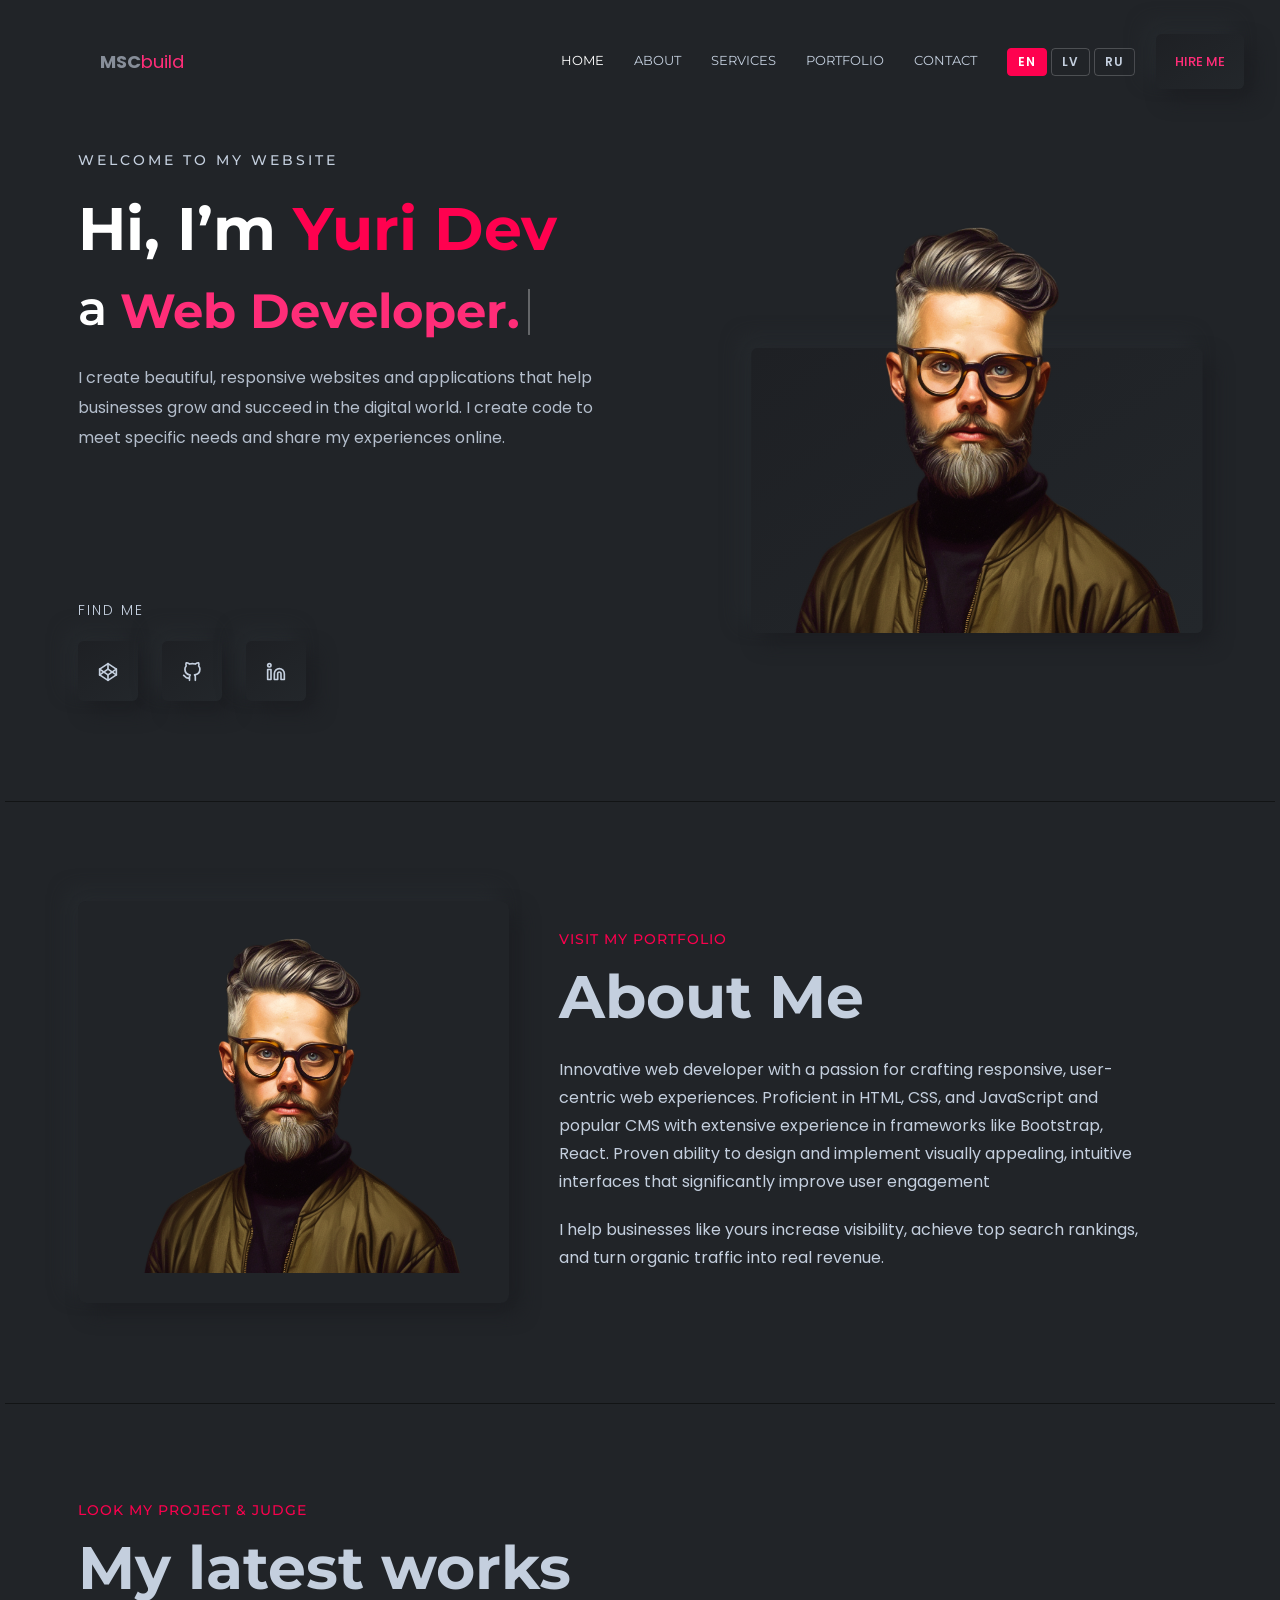
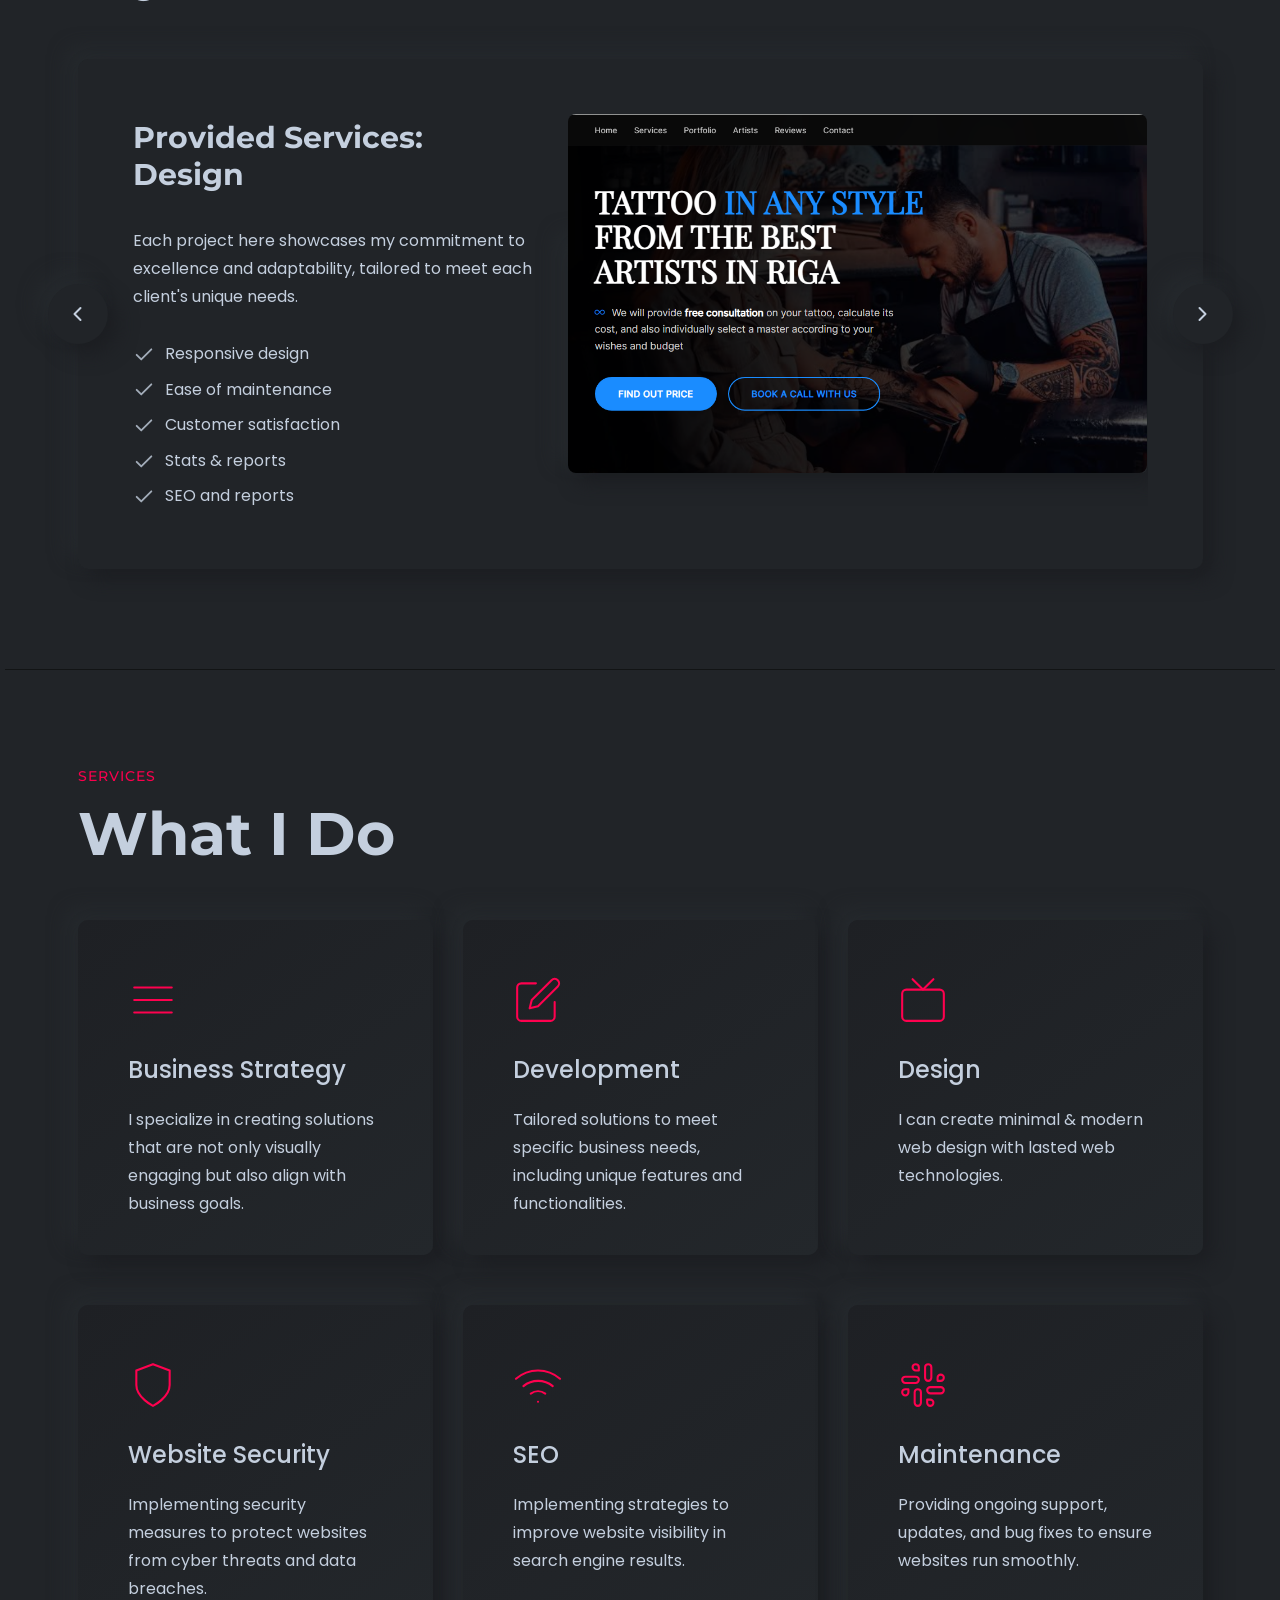
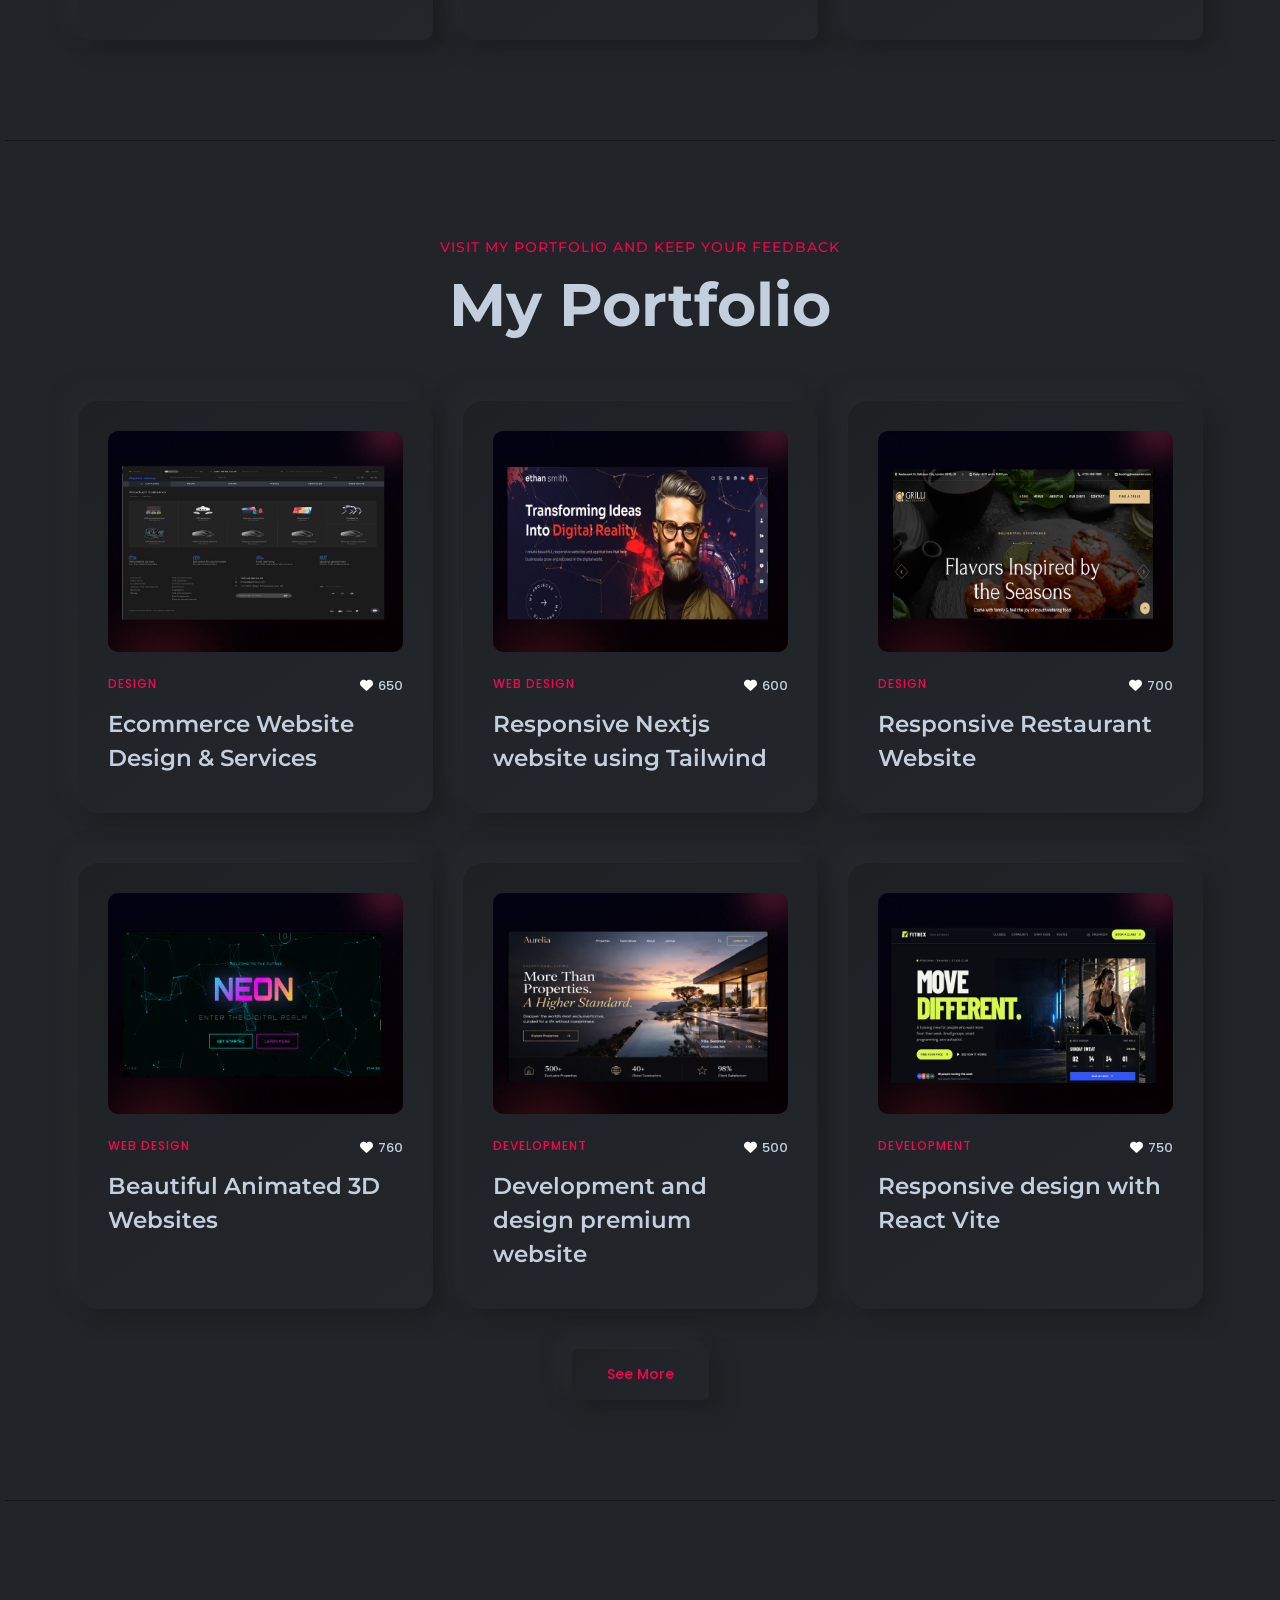
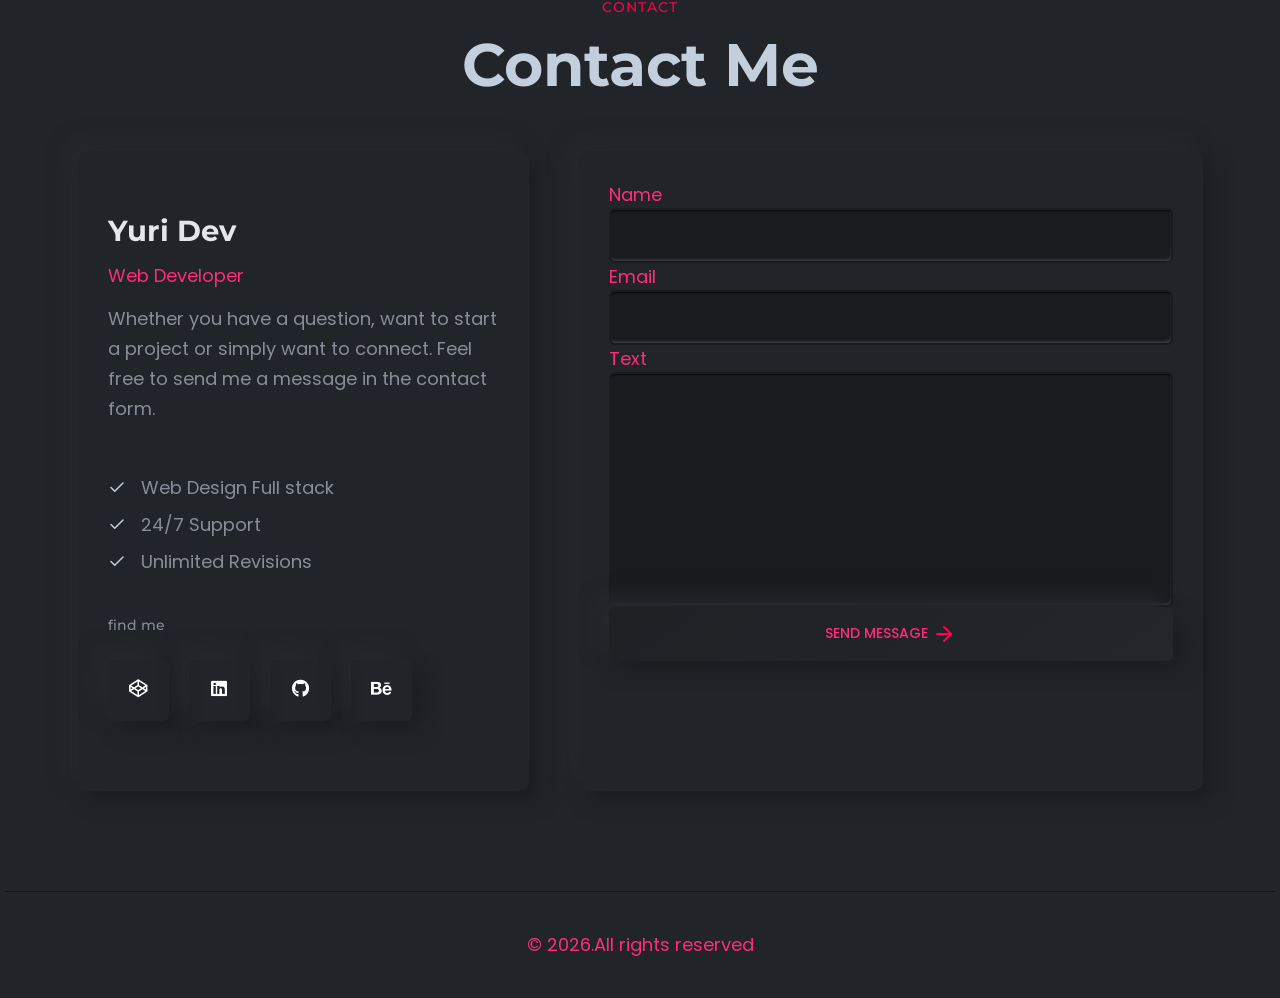
<file: index.html>
<!DOCTYPE html>
<html lang="en">

<head>
    <meta charset="utf-8">
    <meta http-equiv="X-UA-Compatible" content="IE=edge">
    <title>Yuri Dev || Creating digital experiences</title>
    <meta name="robots" content="index, follow" />
    <meta name="description" content="Yuri Dev, I create beautiful, responsive websites and applications that help businesses grow and succeed in the digital world. I create code to meet specific needs and share my experiences online.">
    <meta name="viewport" content="width=device-width, initial-scale=1, shrink-to-fit=no">
    <meta name="apple-mobile-web-app-status-bar-style" content="black-translucent"/>
    <meta http-equiv="ClearType" content="true" />
	<meta name="format-detection" content="date=no">
	<meta name="format-detection" content="telephone=no">
    <meta name="format-detection" content="address=no">
    <meta name="format-detection" content="email=no">
    <meta name="referrer" content="no-referrer">
    <!-- FOR IE9 below -->
	<!--[if lt IE 9]>
	<script src="js/respond.min.js"></script>
	<![endif]-->
    <!-- Favicon -->
    <link rel="shortcut icon" type="image/x-icon" href="https://mscbuild.github.io/about/favicon.ico">
    <!-- CSS 
    ============================================ -->
    <link rel="stylesheet" href="assets/css/bootstrap.min.css">
    <link rel="stylesheet" href="assets/css/slick.css">
	<link rel="stylesheet" href="assets/css/slick-theme.css">
    <link rel="stylesheet" href="assets/css/aos.css">
	<link rel="stylesheet" href="https://cdnjs.cloudflare.com/ajax/libs/font-awesome/6.5.0/css/all.min.css">
	<!-- Style css -->
    <link rel="stylesheet" href="assets/css/style.css">
    <!--Font-->
    <link href="https://fonts.googleapis.com/css?family=Open+Sans:300,400,700" rel="stylesheet">
	<style>
        /* Hiding the trap from real users */
        .honeypot {
            display: none;
        }
    </style>
   </head>

<body class="template-color-1 spybody" data-spy="scroll" data-target=".navbar-example2" data-offset="70">

    <!-- Start Header -->
    <header class="rn-header haeder-default black-logo-version header--fixed header--sticky">
        <div class="header-wrapper rn-popup-mobile-menu m--0 row align-items-center">
            <!-- Start Header Left -->
            <div class="col-lg-2 col-6">
                <div class="header-left">
					<div class="logo">
						 <strong>MSC</strong><span>build</span>
					</div>
                </div>
            </div>
            <!-- End Header Left -->
            <!-- Start Header Center -->
            <div class="col-lg-10 col-6">
                <div class="header-center">
                    <nav id="sideNav" class="mainmenu-nav navbar-example2 d-none d-xl-block onepagenav">
                        <!-- Start Mainmanu Nav -->
                        <ul class="primary-menu nav nav-pills">
                            <li class="nav-item"><a class="nav-link" href="#home" data-i18n="nav.home">Home</a></li>
                            <li class="nav-item"><a class="nav-link smoth-animation" href="#about" data-i18n="nav.about">About</a></li>
                            <li class="nav-item"><a class="nav-link smoth-animation" href="#features" data-i18n="nav.services">Services</a></li>
                            <li class="nav-item"><a class="nav-link" href="#portfolio" data-i18n="nav.portfolio">Portfolio</a></li>
                            <li class="nav-item"><a class="nav-link" href="#contacts" data-i18n="nav.contact">Contact</a></li>
                            <li class="nav-item">
                                <div class="lang-switcher">
                                    <button type="button" data-lang="en" class="active">EN</button>
                                    <button type="button" data-lang="lv">LV</button>
                                    <button type="button" data-lang="ru">RU</button>
                                </div>
                            </li>
						</ul>
					   <!-- End Mainmanu Nav -->
                    </nav>
                    <!-- Start Header Right  -->
                    <div class="header-right">
                        <a class="rn-btn" href="#contacts"><span data-i18n="header.hireme">HIRE ME</span></a>
                        <div class="hamberger-menu d-block d-xl-none">
                            <i id="menuBtn" class="fas fa-bars humberger-menu"></i>
                        </div>
                        <div class="close-menu d-block">
                            <span class="closeTrigger">
                            <i data-feather="x"></i>
                        </span>
                        </div>
                    </div>
                    <!-- End Header Right  -->

                </div>
            </div>
            <!-- End Header Center -->
        </div>
    </header>
    <!-- End Header Area -->
    <!-- Start Popup Mobile Menu  -->
    <div class="popup-mobile-menu">
        <div class="inner">
            <div class="menu-top">
                <div class="menu-header">
                  <div class="close-button">
                        <button class="close-menu-activation close"><i data-feather="x"></i></button>
                    </div>
                </div>
                   </div>
            <div class="content">
                <ul class="primary-menu nav nav-pills onepagenav">
                     <li class="nav-item current"><a class="nav-link smoth-animation active" href="#home" data-i18n="nav.home">Home</a></li>
                     <li class="nav-item"><a class="nav-link smoth-animation" href="#about" data-i18n="nav.about">About</a></li>
                     <li class="nav-item"><a class="nav-link smoth-animation" href="#features" data-i18n="nav.services">Services</a></li>
                     <li class="nav-item"><a class="nav-link smoth-animation" href="#portfolio" data-i18n="nav.portfolio">Portfolio</a></li>
                     <li class="nav-item"><a class="nav-link" href="#contacts" data-i18n="nav.contact">Contact</a></li>
                </ul>
                <div class="header-mob-menu">
                    <div class="lang-switcher">
                        <button type="button" data-lang="en" class="active">EN</button>
                        <button type="button" data-lang="lv">LV</button>
                        <button type="button" data-lang="ru">RU</button>
                    </div>
                </div>
                 <!-- social sharea area -->
                <div class="social-share-style-1 mt--40">
                    <span class="title" data-i18n="social.findme">find me</span>
                    <ul class="social-share d-flex liststyle">
                        <li class="facebook"><a href="https://x.com/"><svg xmlns="http://www.w3.org/2000/svg" width="24" height="24" viewBox="0 0 24 24" fill="none" stroke="currentColor" stroke-width="2" stroke-linecap="round" stroke-linejoin="round" class="feather feather-facebook">
                                    <path d="M18 2h-3a5 5 0 0 0-5 5v3H7v4h3v8h4v-8h3l1-4h-4V7a1 1 0 0 1 1-1h3z"></path>
                                </svg></a>
                        </li>
                        <li class="github"><a href="https://github.com/mscbuild"><svg xmlns="http://www.w3.org/2000/svg" width="24" height="24" viewBox="0 0 24 24" fill="none" stroke="currentColor" stroke-width="2" stroke-linecap="round" stroke-linejoin="round" class="feather feather-instagram">
                                    <rect x="2" y="2" width="20" height="20" rx="5" ry="5"></rect>
                                    <path d="M16 11.37A4 4 0 1 1 12.63 8 4 4 0 0 1 16 11.37z"></path>
                                    <line x1="17.5" y1="6.5" x2="17.51" y2="6.5"></line>
                                </svg></a>
                        </li>
                        <li class="linkedin"><a href="https://www.linkedin.com/in/jurijsrck"><svg xmlns="http://www.w3.org/2000/svg" width="24" height="24" viewBox="0 0 24 24" fill="none" stroke="currentColor" stroke-width="2" stroke-linecap="round" stroke-linejoin="round" class="feather feather-linkedin">
                                    <path d="M16 8a6 6 0 0 1 6 6v7h-4v-7a2 2 0 0 0-2-2 2 2 0 0 0-2 2v7h-4v-7a6 6 0 0 1 6-6z"></path>
                                    <rect x="2" y="9" width="4" height="12"></rect>
                                    <circle cx="4" cy="4" r="2"></circle>
                                </svg></a>
                        </li>
                    </ul>
                </div>
                <!-- end -->
            </div>
        </div>
    </div>
    <!-- End Popup Mobile Menu  -->
<main class="main-page-wrapper">
    <!-- Start Slider Area -->
        <div id="home" class="rn-slider-area">
            <div class="slide slider-style-1">
                <div class="container">
                    <div class="row row--30 align-items-center">
                        <div class="order-2 order-lg-1 col-lg-7 mt_md--50 mt_sm--50 mt_lg--30">
                            <div class="content">
                                <div class="inner">
                                    <span class="subtitle" data-i18n="hero.subtitle">Welcome to my website</span>
                                      <h1 class="title">Hi, I’m <span>Yuri Dev</span><br>
                                        <span class="header-caption" id="page-top">
                                            <!-- type headline start-->
                                            <span class="cd-headline clip is-full-width">
                                                <span data-i18n="hero.a">a </span>
                                                <!-- ROTATING TEXT -->
                                                <span class="cd-words-wrapper">
                                                    <b class="is-visible" data-i18n="hero.webdev">Web Developer.</b>
                                                    <b class="is-hidden" data-i18n="hero.freelancer">UI/UX Designer.</b>
                                                </span>
                                            </span>
                                            <!-- type headline end -->
                                        </span>
                                    </h1>
                                    <div>
                                        <p class="description" data-i18n="hero.description">I create beautiful, responsive websites and applications that help businesses grow and succeed in the digital world. I create code to meet specific needs and share my experiences online.</p>
                                    </div>
								</div>
                             <div class="row">
                                    <div class="col-lg-6 col-xl-6 col-md-6 col-sm-6 col-12">
                                        <div class="social-share-inner-left">
                                            <span class="title" data-i18n="social.findme">find me</span>
                                            <ul class="social-share d-flex liststyle">
                                                <li class="codepen"><a href="https://codepen.io/jrck"><i data-feather="codepen"></i></a>
                                                </li>
                                                <li class="github"><a href="https://github.com/mscbuild"><i data-feather="github"></i></a>
                                                </li>
												<li class="linkedin"><a href="https://www.linkedin.com/in/jurijsrck"><i data-feather="linkedin"></i></a>
                                                </li>
											</ul>
                                        </div>
                                    </div>
                                </div>
                            </div>
                        </div>

                        <div class="order-1 order-lg-2 col-lg-5">
                            <div class="thumbnail">
                                <div class="inner">
                                    <img src="assets/img/hero.png" alt="Personal Portfolio Images">
                                </div>
                            </div>
                        </div>
                    </div>
                </div>
            </div>
        </div>
        <!-- End Slider Area -->
          <!-- Start about Area -->
        <div id="about" class="rn-about-area rn-section-gap section-separator">
            <div class="container">
                <div class="row">
                    <div class="col-lg-5">
                        <div data-aos="fade-up" data-aos-duration="1000" data-aos-delay="100" data-aos-once="true" class="image-area">
                            <div class="thumbnail">
                                <img src="assets/img/hero.png" alt="">
                            </div>
                        </div>
                    </div>
                    <div data-aos="fade-up" data-aos-duration="1000" data-aos-delay="100" data-aos-once="true" class="col-lg-7 mt_sm--30">
                        <div class="contant">
                            <div class="section-title text-left">
                                <span class="subtitle" data-i18n="about.subtitle">Visit my portfolio </span>
                                <h2 class="title" data-i18n="about.title">About Me</h2>
                            </div>
                            <p class="discription" data-i18n="about.desc1">
                                Innovative web developer with a passion for crafting responsive, user-centric web experiences. Proficient in HTML, CSS, JavaScript and popular CMS with extensive experience in frameworks like Bootstrap, React. Proven ability to design and implement visually appealing, intuitive interfaces that significantly improve user engagement
                            </p>
                            <p class="discription" data-i18n="about.desc2">
                               I help businesses like yours increase visibility, achieve top search rankings, and turn organic traffic into real revenue.
                            </p>
                            
                        </div>
                    </div>
                </div>
            </div>
        </div>
        <!-- End about Area -->

        <!-- Start portfolio Area -->
        <div id="work" class="rn-project-area portfolio-style-two rn-section-gap section-separator">
            <div class="container">
                <div class="row">

                    <div class="col-lg-12">
                        <div data-aos="fade-up" data-aos-duration="500" data-aos-delay="100" data-aos-once="true" class="section-title text-left mb_md--25 mb_sm--25">
                            <span class="subtitle" data-i18n="bestwork.subtitle">Look My project & JUDGE</span>
                            <h2 class="title" data-i18n="bestwork.title">My latest works</h2>
                        </div>
                    </div>

                </div>
                <div data-aos="fade-up" data-aos-duration="1000" data-aos-delay="300" data-aos-once="true" id="carouselExampleControls" class="carousel slide" data-ride="carousel">
                    <div class="carousel-inner">
                        <!-- Start Single Item  -->
                        <div class="carousel-item active">
                            <div class="portfolio-single">
                                <div class="row direction">
                                    <div class="col-lg-5">
                                        <div class="inner">
                                            <h5 class="title" data-i18n="bestwork.s1.title">
                                                Provided Services: Design
                                            </h5>
                                            <p class="discription" data-i18n="bestwork.s1.desc">
                                              Each project here showcases my commitment to excellence and adaptability, tailored to meet each client's unique needs.The web project has been completed and launched.
                                            </p>
                                            <div class="ft-area">
                                                <div class="feature-wrapper">
                                                    <div class="single-feature">
                                                        <i data-feather="check"></i>
                                                        <p data-i18n="bestwork.s1.f1">Responsive design</p>
                                                    </div>
                                                    <div class="single-feature">
                                                        <i data-feather="check"></i>
                                                        <p data-i18n="bestwork.s1.f2">Ease of maintenance</p>
                                                    </div>
                                                    <div class="single-feature">
                                                        <i data-feather="check"></i>
                                                        <p data-i18n="bestwork.s1.f3">Customer satisfaction</p>
                                                    </div>
                                                    <div class="single-feature">
                                                        <i data-feather="check"></i>
                                                        <p data-i18n="bestwork.s1.f4">Stats & reports</p>
                                                    </div>
                                                    <div class="single-feature">
                                                        <i data-feather="check"></i>
                                                        <p data-i18n="bestwork.s1.f5">SEO and Reports</p>
                                                    </div>
                                                </div>
                                            </div>
                                        </div>
                                    </div>
                                    <div class="col-lg-7 col-xl-7">
                                        <div class="thumbnail">
                                            <img src="assets/portf/001.png" alt="Tattoo salun">
                                        </div>
                                    </div>
                                </div>
                            </div>
                        </div>
                        <!-- End Single Item  -->

                        <!-- Start Single Item  -->
                        <div class="carousel-item">
                            <div class="portfolio-single">
                                <div class="row direction">
                                    <div class="col-lg-5">
                                        <div class="inner">
                                            <h5 class="title" data-i18n="bestwork.s2.title">
                                                The services provice for Development
                                            </h5>
                                            <p class="discription" data-i18n="bestwork.s2.desc">
                                                Each project here showcases my commitment to excellence and adaptability, tailored to meet each client's unique needs. Web project under development
                                            </p>
                                            <div class="ft-area">
                                                <div class="feature-wrapper">
                                                    <div class="single-feature">
                                                        <i data-feather="check"></i>
                                                        <p data-i18n="bestwork.s2.f1">Responsive design</p>
                                                    </div>
                                                    <div class="single-feature">
                                                        <i data-feather="check"></i>
                                                        <p data-i18n="bestwork.s2.f2">Ease of maintenancer</p>
                                                    </div>
                                                    <div class="single-feature">
                                                        <i data-feather="check"></i>
                                                        <p data-i18n="bestwork.s2.f3">Customer satisfaction</p>
                                                    </div>
                                                    <div class="single-feature">
                                                        <i data-feather="check"></i>
                                                        <p data-i18n="bestwork.s2.f4">Statistics and reports</p>
                                                    </div>
                                                    <div class="single-feature">
                                                        <i data-feather="check"></i>
                                                        <p data-i18n="bestwork.s2.f5">SEO and reports</p>
                                                    </div>
                                                </div>
                                            </div>
                                        </div>
                                    </div>
                                    <div class="col-lg-7 col-xl-7">
                                        <div class="thumbnail">
                                            <img src="assets/img/app-1.jpg" alt="Personal Portfolio Image">
                                        </div>
                                    </div>
                                </div>
                            </div>
                        </div>
                        <!-- End Single Item  -->

                        <!-- Start Single Item  -->
                        <div class="carousel-item">
                            <div class="portfolio-single">
                                <div class="row direction">
                                    <div class="col-lg-5">
                                        <div class="inner">
                                            <h5 class="title" data-i18n="bestwork.s3.title">
                                                 The services provice for Development
                                            </h5>
                                            <p class="discription" data-i18n="bestwork.s3.desc">
                                                Each project here showcases my commitment to excellence and adaptability, tailored to meet each client's unique needs. The web project has been completed and launched.
                                            </p>
                                            <div class="ft-area">
                                                <div class="feature-wrapper">
                                                    <div class="single-feature">
                                                        <i data-feather="check"></i>
                                                        <p data-i18n="bestwork.s3.f1">Responsive design</p>
                                                    </div>
                                                    <div class="single-feature">
                                                        <i data-feather="check"></i>
                                                        <p data-i18n="bestwork.s3.f2">Ease of maintenance</p>
                                                    </div>
                                                    <div class="single-feature">
                                                        <i data-feather="check"></i>
                                                        <p data-i18n="bestwork.s3.f3">Customer satisfaction</p>
                                                    </div>
                                                    <div class="single-feature">
                                                        <i data-feather="check"></i>
                                                        <p data-i18n="bestwork.s3.f4">Stats & reports</p>
                                                    </div>
                                                    <div class="single-feature">
                                                        <i data-feather="check"></i>
                                                        <p data-i18n="bestwork.s3.f5">SEO & reports</p>
                                                    </div>
                                                </div>
                                            </div>
                                        </div>
                                    </div>
                                    <div class="col-lg-7 col-xl-7">
                                        <div class="thumbnail">
                                            <img src="assets/portf/23.png" alt="Personal Portfolio Image">
                                        </div>
                                    </div>
                                </div>
                            </div>
                        </div>
                        <!-- End Single Item  -->
                    </div>
                    <button class="carousel-control-prev" role="button" data-bs-target="#carouselExampleControls" data-bs-slide="prev">
                        <i data-feather="chevron-left"></i>
                    </button>
                    <button class="carousel-control-next" role="button" data-bs-target="#carouselExampleControls" data-bs-slide="next">
                        <i data-feather="chevron-right"></i>
                    </button>
                </div>
            </div>
        </div>
        <!-- End Work Area -->

         <!-- Start Service Area -->
        <div class="rn-service-area rn-section-gap section-separator" id="features">
            <div class="container">
                <div class="row">
                    <div class="col-lg-12">
                        <div class="section-title text-left" data-aos="fade-up" data-aos-duration="500" data-aos-delay="100" data-aos-once="true">
                            <span class="subtitle" data-i18n="services.subtitle">Services</span>
                            <h2 class="title" data-i18n="services.title">What I Do</h2>
                        </div>
                    </div>
                </div>
                <div class="row row--25 mt_md--10 mt_sm--10">

                    <!-- Start Single Service -->
                    <div data-aos="fade-up" data-aos-duration="500" data-aos-delay="100" data-aos-once="true" class="col-lg-6 col-xl-4 col-md-6 col-sm-12 col-12 mt--50 mt_md--30 mt_sm--30">
                        <div class="rn-service">
                            <div class="inner">
                                <div class="icon">
                                    <i data-feather="menu"></i>
                                </div>
                                <div class="content">
                                    <h4 class="title"><a href="#" data-i18n="services.s1.title">Business Strategy</a></h4>
                                    <p class="description" data-i18n="services.s1.desc">I specialize in creating solutions that are not only visually engaging but also align with business goals.</p>
                                    <a class="read-more-button" href="#"><i class="feather-arrow-right"></i></a>
                                </div>
                            </div>
                            <a class="over-link" href="#"></a>
                        </div>
                    </div>
                    <!-- End SIngle Service -->
                    <!-- Start Single Service -->
                    <div data-aos="fade-up" data-aos-duration="500" data-aos-delay="300" data-aos-once="true" class="col-lg-6 col-xl-4 col-md-6 col-sm-12 col-12 mt--50 mt_md--30 mt_sm--30">
                        <div class="rn-service">
                            <div class="inner">
                                <div class="icon">
                                     <i data-feather="edit"></i>
                                </div>
                                <div class="content">
                                    <h4 class="title"><a href="#" data-i18n="services.s2.title">Development</a></h4>
                                    <p class="description" data-i18n="services.s2.desc">Tailored solutions to meet specific business needs, including unique features and functionalities.</p>
                                    <a class="read-more-button" href="#"><i class="feather-arrow-right"></i></a>
                                </div>
                            </div>
                            <a class="over-link" href="#"></a>
                        </div>
                    </div>
                    <!-- End SIngle Service -->
                    <!-- Start Single Service -->
                    <div data-aos="fade-up" data-aos-duration="500" data-aos-delay="500" data-aos-once="true" class="col-lg-6 col-xl-4 col-md-6 col-sm-12 col-12 mt--50 mt_md--30 mt_sm--30">
                        <div class="rn-service">
                            <div class="inner">
                                <div class="icon">
                                    <i data-feather="tv"></i>
                                </div>
                                <div class="content">
                                    <h4 class="title"><a href="#" data-i18n="services.s3.title">Design</a></h4>
                                    <p class="description" data-i18n="services.s3.desc">I can create minimal & modern web design with latest web technologies.</p>
                                    <a class="read-more-button" href="#"><i class="feather-arrow-right"></i></a>
                                </div>
                            </div>
                            <a class="over-link" href="#"></a>
                        </div>
                    </div>
                    <!-- End SIngle Service -->
                    <!-- Start Single Service -->
                    <div data-aos="fade-up" data-aos-duration="500" data-aos-delay="100" data-aos-once="true" class="col-lg-6 col-xl-4 col-md-6 col-sm-12 col-12 mt--50 mt_md--30 mt_sm--30">
                        <div class="rn-service">
                            <div class="inner">
                                <div class="icon">
                                    <i data-feather="shield"></i>
                                </div>
                                <div class="content">
                                    <h4 class="title"><a href="#" data-i18n="services.s4.title">Website Security</a></h4>
                                    <p class="description" data-i18n="services.s4.desc">Implementing security measures to protect websites from cyber threats and data breaches.
                                    </p>
                                    <a class="read-more-button" href="#"><i class="feather-arrow-right"></i></a>
                                </div>
                            </div>
                            <a class="over-link" href="#"></a>
                        </div>
                    </div>
                    <!-- End SIngle Service -->
                    <!-- Start Single Service -->
                    <div data-aos="fade-up" data-aos-duration="500" data-aos-delay="300" data-aos-once="true" class="col-lg-6 col-xl-4 col-md-6 col-sm-12 col-12 mt--50 mt_md--30 mt_sm--30">
                        <div class="rn-service">
                            <div class="inner">
                                <div class="icon">
                                    <i data-feather="wifi"></i>
                                </div>
                                <div class="content">
                                    <h4 class="title"><a href="#" data-i18n="services.s5.title">SEO</a></h4>
                                    <p class="description" data-i18n="services.s5.desc">Implementing strategies to improve website visibility in search engine results.</p>
                                    <a class="read-more-button" href="#"><i class="feather-arrow-right"></i></a>
                                </div>
                            </div>
                            <a class="over-link" href="#"></a>
                        </div>
                    </div>
                    <!-- End SIngle Service -->
                    <!-- Start Single Service -->
                    <div data-aos="fade-up" data-aos-duration="500" data-aos-delay="500" data-aos-once="true" class="col-lg-6 col-xl-4 col-md-6 col-sm-12 col-12 mt--50 mt_md--30 mt_sm--30">
                        <div class="rn-service">
                            <div class="inner">
                                <div class="icon">
                                    <i data-feather="slack"></i>
                                </div>
                                <div class="content">
                                    <h4 class="title"><a href="#" data-i18n="services.s6.title">Maintenance</a></h4>
                                    <p class="description" data-i18n="services.s6.desc">Providing ongoing support, updates, and bug fixes to ensure websites run smoothly.</p>
                                    <a class="read-more-button" href="#"><i class="feather-arrow-right"></i></a>
                                </div>
                            </div>
                            <a class="over-link" href="#"></a>
                        </div>
                    </div>
                    <!-- End SIngle Service -->
                  </div>
            </div>
        </div>
        <!-- End Service Area  -->

 		<!-- Start Portfolio Area -->
        <div class="rn-portfolio-area rn-section-gap section-separator" id="portfolio">
            <div class="container">
                <div class="row">
                    <div class="col-lg-12">
                        <div class="section-title text-center">
                            <span class="subtitle" data-i18n="portfolio.subtitle">Visit my portfolio and keep your feedback</span>
                            <h2 class="title" data-i18n="portfolio.title">My Portfolio</h2>
                        </div>
                    </div>
                </div>

                <div class="row row--25 mt--10 mt_md--10 mt_sm--10">
                    <!-- Start Single Portfolio -->
                    <div data-aos="fade-up" data-aos-delay="100" data-aos-once="true" class="col-lg-6 col-xl-4 col-md-6 col-12 mt--50 mt_md--30 mt_sm--30">
                        <div class="rn-portfolio" data-bs-toggle="modal" data-bs-target="#exampleModalCenter">
                            <div class="inner">
                                <div class="thumbnail">
                                            <a href="javascript:void(0)">
                                                <img src="assets/img/dev-2.png" alt="Personal Portfolio Images">
                                            </a>
                                        </div>
                                        <div class="content">
                                            <div class="category-info">
                                                <div class="category-list">
                                                    <a href="javascript:void(0)" data-i18n="portfolio.cat.design">Design</a>
                                                </div>
                                                <div class="meta">
                                                    <span><a href="javascript:void(0)"><i class="fa-solid fa-heart"></i></a>
                                                        650</span>
                                                </div>
                                            </div>
                                            <h4 class="title"><a href="javascript:void(0)" data-i18n="portfolio.p1.title">Ecommerce Website Design & Services<i
                                                        class="feather-arrow-right"></i></a></h4>
                                        </div>
                                    </div>
                                </div>
                            </div>
                            <!-- End Single Portfolio  -->

                            <!-- Start Single Portfolio  -->
                             <div data-aos="fade-up" data-aos-delay="300" data-aos-once="true" class="col-lg-6 col-xl-4 col-md-6 col-12 mt--50 mt_md--30 mt_sm--30">
                        <div class="rn-portfolio" data-bs-toggle="modal" data-bs-target="#exampleModalCenter-1">
                            <div class="inner">
                                <div class="thumbnail">
										  <a href="javascript:void(0)">
                                         <img src="assets/img/dev-7.png" alt="Personal Portfolio Images">
                                            </a>
                                        </div>
                                        <div class="content">
                                            <div class="category-info">
                                                <div class="category-list">
                                                    <a href="javascript:void(0)" data-i18n="portfolio.cat.webdesign">Web Design</a>
                                                </div>
                                                <div class="meta">
                                                    <span><a href="javascript:void(0)"><i class="fa-solid fa-heart"></i></a>
                                                        600</span>
                                                </div>
                                            </div>
                                            <h4 class="title"><a href="javascript:void(0)" data-i18n="portfolio.p2.title">Responsive Nextjs website using Tailwind<i
                                                        class="feather-arrow-right"></i></a></h4>
                                        </div>
                                    </div>
                                </div>
                            </div>
                            <!-- End Single Portfolio  -->

                            <!-- Start Single Portfolio  -->
                            <div data-aos="fade-up" data-aos-delay="300" data-aos-once="true" class="col-lg-6 col-xl-4 col-md-6 col-12 mt--50 mt_md--30 mt_sm--30">
                        <div class="rn-portfolio" data-bs-toggle="modal" data-bs-target="#exampleModalCenter-3">
                            <div class="inner">
                                <div class="thumbnail">
									 <a href="javascript:void(0)">
                                        <img src="assets/img/dev-5.png" alt="Personal Portfolio Images">
                                            </a>
                                        </div>
                                        <div class="content">
                                            <div class="category-info">
                                                <div class="category-list">
                                                    <a href="javascript:void(0)" data-i18n="portfolio.cat.design">Design</a>
                                                </div>
                                                <div class="meta">
                                                    <span><a href="javascript:void(0)"><i class="fa-solid fa-heart"></i></a>
                                                        700</span>
                                                </div>
                                            </div>
                                            <h4 class="title"><a href="javascript:void(0)" data-i18n="portfolio.p3.title">Responsive Restaurant Website<i
                                                        class="feather-arrow-right"></i></a></h4>
                                        </div>
                                    </div>
                                </div>
                            </div>
                            <!-- End Single Portfolio  -->

							<!-- Start Single Portfolio  -->
                        <div data-aos="fade-up" data-aos-delay="300" data-aos-once="true" class="col-lg-6 col-xl-4 col-md-6 col-12 mt--50 mt_md--30 mt_sm--30">
                        <div class="rn-portfolio" data-bs-toggle="modal" data-bs-target="#">
                            <div class="inner">
                                <div class="thumbnail">
                                            <a href="https://mscbuild.github.io/about/neon.html">
                                                <img src="assets/img/dev-8.png" alt="Personal Portfolio Images">
                                            </a>
                                        </div>
                                        <div class="content">
                                            <div class="category-info">
                                                <div class="category-list">
                                                    <a href="https://mscbuild.github.io/about/neon.html" data-i18n="portfolio.cat.webdesign">Web Design</a>
                                                </div>
                                                <div class="meta">
                                                    <span><a href="#"><i class="fa-solid fa-heart"></i></a>
                                                        760</span>
                                                </div>
                                            </div>
                                            <h4 class="title"><a href="https://mscbuild.github.io/about/neon.html" data-i18n="portfolio.p4.title">Beautiful Animated 3D Websites<i
                                                        class="feather-arrow-right"></i></a></h4>
                                        </div>
                                    </div>
                                </div>
                            </div>
                            <!-- End Single Portfolio  -->


                            <!-- Start Single Portfolio  -->
                        <div data-aos="fade-up" data-aos-delay="300" data-aos-once="true" class="col-lg-6 col-xl-4 col-md-6 col-12 mt--50 mt_md--30 mt_sm--30">
                        <div class="rn-portfolio" data-bs-toggle="modal" data-bs-target="#">
                            <div class="inner">
                                <div class="thumbnail">
                                            <a href="https://mscbuild.github.io/work/aurelia.html">
                                                <img src="assets/img/dev-61.png" alt="Personal Portfolio Images">
                                            </a>
                                        </div>
                                        <div class="content">
                                            <div class="category-info">
                                                <div class="category-list">
                                                    <a href="https://mscbuild.github.io/work/aurelia.html" data-i18n="portfolio.cat.development">Web Development</a>
                                                </div>
                                                <div class="meta">
                                                    <span><a href="#"><i class="fa-solid fa-heart"></i></a>
                                                       500</span>
                                                </div>
                                            </div>
                                            <h4 class="title"><a href="https://mscbuild.github.io/work/aurelia.html" data-i18n="portfolio.p5.title">Development and design premium website<i
                                                        class="feather-arrow-left"></i></a></h4>
                                        </div>
                                    </div>
                                </div>
                            </div>
                            <!-- End Single Portfolio  -->
							<!-- Start Single Portfolio  -->
                        <div data-aos="fade-up" data-aos-delay="300" data-aos-once="true" class="col-lg-6 col-xl-4 col-md-6 col-12 mt--50 mt_md--30 mt_sm--30">
                        <div class="rn-portfolio" data-bs-toggle="modal" data-bs-target="#">
                            <div class="inner">
                                <div class="thumbnail">
                                            <a href="https://fitnex-gzmvjrmj.manus.space/">
                                                <img src="assets/img/dev-4.png" alt="Personal Portfolio Images">
                                            </a>
                                        </div>
                                        <div class="content">
                                            <div class="category-info">
                                                <div class="category-list">
                                                    <a href="https://fitnex-gzmvjrmj.manus.space/" data-i18n="portfolio.cat.development">Development</a>
                                                </div>
                                                <div class="meta">
                                                    <span><a href="https://fitnex-gzmvjrmj.manus.space/"><i class="fa-solid fa-heart"></i></a>
                                                       750</span>
                                                </div>
                                            </div>
                                                   <h4 class="title"><a href="https://fitnex-gzmvjrmj.manus.space/" data-i18n="portfolio.p6.title">Responsive design with React Vite<i   
                                                        class="feather-arrow-left"></i></a></h4>
                                        </div>
                                    </div>
								</div>
                            </div>
						   <!-- End Single Portfolio  -->
						 </div>
                    </div>
			  <div class="mt--40 text-center margin-t-20">
                   <a class="rn-btn rbbtn rn-single btn-medium  shadow-has" href="portf.html" data-i18n="portfolio.seemore"> See More</a>
				 </div>
            </div>
		 </div>
	    <!-- End portfolio Area -->
	
        <!-- Modal Portfolio Body area Start -->
        <div class="modal fade" id="exampleModalCenter" tabindex="-1" role="dialog" aria-hidden="true">
            <div class="modal-dialog modal-dialog-centered" role="document">
                <div class="modal-content">
                    <div class="modal-header">
                        <button type="button" class="close" data-bs-dismiss="modal" aria-label="Close">
                            <span aria-hidden="true"><i data-feather="x"></i></span>
                        </button>
                    </div>
                    <div class="modal-body">
                        <div class="row align-items-center">

                            <div class="col-lg-6">
                                <div class="portfolio-popup-thumbnail">
                                    <div class="image">
                                        <img class="w-100" src="assets/img/dev-21.png" alt="slide">
                                    </div>
                                </div>
                            </div>

                            <div class="col-lg-6">
                                <div class="text-content">
                                    <h3>
                                        <span data-i18n="modal.featured">Featured - Design</span> <span data-i18n="modal.p1.heading">Website Design Development.</span>
                                    </h3>
                                    <p class="mb--30" data-i18n="modal.p1.desc1">Development of a complex design solution for an e-commerce platform aimed at improving user experience (UX), sales conversion and brand recognition. The project included all stages — from market research to creation of final UI layouts and prototypes.</p>
									<p><b data-i18n="modal.results">*Achieved results:</b></p>
								    <p data-i18n="modal.p1.results">Positive feedback from users about the simplicity and convenience of the interface, 10% reduction in cancellations, visibility in search systems. The product complies with technical requirements and quality standards.</p> 
									<p><b data-i18n="modal.stack">*Technology Stack:</b></p>
									<p>· Figma</p>
									<div class="button-group mt--20">
                                        <a href="https://www.behance.net/gallery/228404099/E-commerce-bussiness-design" class="rn-btn thumbs-icon">
                                            <span data-i18n="modal.like">LIKE THIS</span>
                                            <i data-feather="thumbs-up"></i>
											</a>
                                        <a href="https://www.behance.net/gallery/228404099/E-commerce-bussiness-design" class="rn-btn">
                                            <span data-i18n="modal.view">VIEW PROJECT</span>
                                            <i data-feather="chevron-right"></i>
                                        </a>
                                    </div>

                                </div>
                                <!-- End of .text-content -->
                            </div>
                        </div>
                        <!-- End of .row Body-->
                    </div>
                </div>
            </div>
        </div>
        <!-- End Modal Portfolio area -->

	<!-- Modal Portfolio Body area Start-1 -->
        <div class="modal fade" id="exampleModalCenter-1" tabindex="-1" role="dialog" aria-hidden="true">
            <div class="modal-dialog modal-dialog-centered" role="document">
                <div class="modal-content">
                    <div class="modal-header">
                        <button type="button" class="close" data-bs-dismiss="modal" aria-label="Close">
                            <span aria-hidden="true"><i data-feather="x"></i></span>
                        </button>
                    </div>
                    <div class="modal-body">
                        <div class="row align-items-center">

                            <div class="col-lg-6">
                                <div class="portfolio-popup-thumbnail">
                                    <div class="image">
                                        <img class="w-100" src="assets/img/dev-7.png" alt="slide">
                                    </div>
                                </div>
                            </div>

                            <div class="col-lg-6">
                                <div class="text-content">
                                    <h3>
                                        <span data-i18n="modal.featured">Featured - Design</span> <span data-i18n="modal.p1.heading">Website Design Development.</span>
                                    </h3>
									<p><b data-i18n="modal.p2.tags">Strategy · UI/UX Design · Art Direction · Web Development</b></p>
                                    <p class="mb--30" data-i18n="modal.p2.desc1">Developing a comprehensive design solution for a highly effective, professional, and memorable portfolio website that maximizes the chances of achieving professional goals: attracting target clients, getting a job, or increasing personal brand awareness.</p>
									<p><b data-i18n="modal.results">*Achieved results:</b></p>
                                    <p data-i18n="modal.p2.results">The design is perceived as professional, in line with modern trends, and reflective of the personal brand, adaptive design, unique animations, interactive elements. Positive User Experience (UX): More than 80% of test users easily find the information.</p> 
									<p><b data-i18n="modal.stack">*Technology Stack:</b></p>
									<p data-i18n="modal.p2.stack">Next.js · React · TypeScript · Tailwind CSS · Framer Motion · Responsive Design</p>
									<div class="button-group mt--20">
                                        <a href="#" class="rn-btn thumbs-icon">
                                            <span data-i18n="modal.like">LIKE THIS</span>
                                            <i data-feather="thumbs-up"></i>
                                        </a>
                                        <a href="https://mysite-roan-xi.vercel.app" class="rn-btn">
                                            <span data-i18n="modal.view">VIEW PROJECT</span>
                                            <i data-feather="chevron-right"></i>
                                        </a>
                                    </div>

                                </div>
                                <!-- End of .text-content -->
                            </div>
                        </div>
                        <!-- End of .row Body-->
                    </div>
                </div>
            </div>
        </div>
        <!-- End Modal Portfolio area -->

	 <!-- Modal Portfolio Body area Start -3 -->
        <div class="modal fade" id="exampleModalCenter-3" tabindex="-1" role="dialog" aria-hidden="true">
            <div class="modal-dialog modal-dialog-centered" role="document">
                <div class="modal-content">
                    <div class="modal-header">
                        <button type="button" class="close" data-bs-dismiss="modal" aria-label="Close">
                            <span aria-hidden="true"><i data-feather="x"></i></span>
                        </button>
                    </div>
                    <div class="modal-body">
                        <div class="row align-items-center">

                            <div class="col-lg-6">
                                <div class="portfolio-popup-thumbnail">
                                    <div class="image">
                                        <img class="w-100" src="assets/img/dev-5.png" alt="slide">
                                    </div>
                                </div>
                            </div>

                            <div class="col-lg-6">
                                <div class="text-content">
                                    <h3>
                                        <span data-i18n="modal.featured">Featured - Design</span> <span data-i18n="modal.p1.heading">Website Design Development.</span>
                                    </h3>
                                    <p class="mb--30" data-i18n="modal.p3.desc1">Development of a complex design solution for a restaraunt aimed at improving user experience (UX), sales conversion and brand recognition. The project included all stages — from market research to creation of final UI layouts and prototypes.</p>
									<p><b data-i18n="modal.results">*Achieved results:</b></p>
                                    <p data-i18n="modal.p3.results">Fully responsive design, streamlined checkout process, product filtering system, wishlist functionality, and integrated customer reviews. 40% increase in conversion rate, 25% reduction in bounce rate, and significant improvement in average order value within the first 3 months of launch.</p> 
									<p><b data-i18n="modal.stack">*Technology Stack:</b></p>
									<p data-i18n="modal.p3.stack">HTML5 · CSS3 · JavaScript · SCSS · Bootstrap · Responsive Design</p>
                                    <div class="button-group mt--20">
                                        <a href="https://mscbuild.github.io/restaurant-website/" class="rn-btn thumbs-icon">
                                            <span data-i18n="modal.like">LIKE THIS</span>
                                            <i data-feather="thumbs-up"></i>
                                        </a>
                                        <a href="https://mscbuild.github.io/restaurant-website/" class="rn-btn">
                                            <span data-i18n="modal.view">VIEW PROJECT</span>
                                            <i data-feather="chevron-right"></i>
                                        </a>
                                    </div>

                                </div>
                                <!-- End of .text-content -->
                            </div>
                        </div>
                        <!-- End of .row Body-->
                    </div>
                </div>
            </div>
        </div>
        <!-- End Modal Portfolio area -->

	  <!-- Privacy Policy Modal -->
        <div class="privacy-modal-overlay" id="privacyModalOverlay">
            <div class="privacy-modal" role="dialog" aria-modal="true" aria-labelledby="privacyModalTitle">
                <div class="privacy-modal-header">
                    <h3 id="privacyModalTitle"><i class="fa-solid fa-shield-halved"></i> <span data-i18n="privacy.title">Privacy Policy</span></h3>
                    <button class="privacy-modal-close" id="privacyModalClose" aria-label="Close"><i class="fa-solid fa-xmark"></i></button>
                </div>
                <div class="privacy-modal-body" id="privacyModalBody" data-i18n-html="privacy.content">
                    <!-- Content injected by JS -->
                </div>
                <div class="privacy-modal-footer">
                    <span class="updated-date" data-i18n="privacy.updated">Last updated: September 23, 2026</span>
                </div>
            </div>
        </div>
	
        <!-- Back to  top Start -->
        <div class="backto-top">
            <div>
                <i data-feather="arrow-up"></i>
            </div>
        </div>
        <!-- Start Contact section -->
        <div class="rn-contact-area rn-section-gap section-separator" id="contacts">
            <div class="container">
                <div class="row">
                    <div class="col-lg-12">
                        <div class="section-title text-center">
                            <span class="subtitle" data-i18n="contact.subtitle">Contact</span>
                            <h2 class="title" data-i18n="contact.title">Contact Me</h2>
                        </div>
                    </div>
                </div>

                <div class="row mt--50 mt_md--40 mt_sm--40 mt-contact-sm">
                    <div class="col-lg-5">
                        <div class="contact-about-area">
                            <div class="thumbnail">
                            </div>
                            <div class="title-area">
							<h4 class="title">Yuri Dev</h4>
                                <span data-i18n="contact.role">Web Developer</span>
                            </div>
                            <div class="description">
                                <p data-i18n="contact.desc">Whether you have a question, want to start a project or simply want to connect. Feel free to send me a message in the contact form.
                                </p>
								<ul class="about-skill-style mb--40">
								<li><i data-feather="check"></i><span data-i18n="contact.skill1">Web Design Full stack
                                </span></li>
                                <li><i data-feather="check"></i><span data-i18n="contact.skill2">24/7 Support
                                </span></li>
                                <li><i data-feather="check"></i><span data-i18n="contact.skill3">Unlimited Revisions
                                </span></li>
                                </ul>
								</div>
                            <div class="social-area">
                                <div class="name" data-i18n="social.findme">FIND ME</div>
                                <div class="social-icone">
                                    <a href="https://codepen.io/jrck"><i class="fa-brands fa-codepen"></i></a>
                                    <a href="https://www.linkedin.com/in/jurijsrck"><i class="fa-brands fa-linkedin"></i></a>
                                    <a href="https://github.com/mscbuild"><i class="fa-brands fa-github"></i></a>
									<a href="https://behance.net/bitkoins"><i class="fa-brands fa-behance"></i></a>
									<ul class="about-skill-style mb--40">
                                 </ul>
							   </div>
                            </div>
                        </div>
                    </div>
                    <div data-aos-delay="600" class="col-lg-7 contact-input">
					<div class="contact-form-wrapper">
                    <div class="introduce">
	<!-- In the second section we will have our contact form -->
	<form method="POST" id="form"><span data-i18n="form.name">Name</span>
    <input type="hidden" name="access_key" value="e4fb776d-e6d3-436b-873f-d74e87cd5d26">
    <input type="text" name="name" required><span data-i18n="form.email">Email</span>
    <input type="email" name="email" required><span data-i18n="form.text">Text</span>
	<textarea name="message" required></textarea>
	<input type="checkbox" name="botcheck" class="hidden" style="display: none;">
	<div class="honeypot">
    <label for="honeypot" data-i18n="form.honeypot">Field for bots (do not fill):</label>
    <input type="text" id="honeypot" name="honeypot" value="">
	 </div>
	 <!-- Submit Button -->
    <button name="submit" type="submit" id="submit" class="rn-btn">
                                            <span data-i18n="form.send">SEND MESSAGE</span>
                                            <i data-feather="arrow-right"></i>
                                        </button>
                               <!-- Result placeholder -->
                            <div id="result"></div>
                        </form>
                    </div>
                </div>
            </div>
        </div>
    </div>
</div>
<script>
(function() {
  'use strict';

  // === Настройки ===
  const RATE_LIMIT_WINDOW = 60; // seconds between sendings
  const FORM_STORAGE_KEY = 'contact_form_last_submit';
  const WEB3FORMS_ENDPOINT = 'https://api.web3forms.com/submit';

  // List of meaningless phrases
  const BANNED_PHRASES = [
    'test', 'тест', 'qwe', 'qwerty', '123', '1234', '12345', '123456', '1111',
    'asdf', 'zxcv', 'йцу', 'фыв', 'йцукен', 'no name', 'noname', 'anonymous',
    'spam', 'бот', 'bot', 'example', 'user', 'имя', 'ваше имя', 'сообщение',
    'name', 'message', 'email', 'none', 'null', 'undefined', `aaaaaa`, 'message', 'сообщение', 'ваше сообщение', 'your message',
    'email', 'e-mail', 'почта', 'ваш email', 'youremail@example.com',
    'test@example.com', 'admin@example.com', 'user@example.com', 'none', 'null', 'undefined', 'nil', 'n/a', 'na', '—', '-', '...', '???',  'aaaaaa', 'aaaa', 'bbbbbb', 'cccccc', 'abcdef', 'abc123',
    'aaaaaaaa', 'zzzzzz', 'xxxxxx', '......', '!!!!!!', '@@@@@@', '1q2w3e', '1qaz2wsx', 'q1w2e3', 'zaq12wsx',
    '!@#$%', '!@#$%^&*()', '123qwe', 'qwe123', 'lorem ipsum', 'ipsum', 'dolor', 'sit amet', 'asdfghjkl', 'poiuytrewq', 'mnbvcxz',
    'йцукенгшщзхъ', 'фывапролджэё', 'ячсмитьбю','password', 'pass', '12345678', 'password123','click here', 'subscribe', 'free', 'win', 'winner',
    'тестовое сообщение', 'пример', 'blabla', 'bla bla','something', 'anything', 'nothing', 'nobody',
    'default', 'temp', 'temporary', 'draft', 'тут будет имя', 'тут текст', 'вставьте текст', 'заполните поле', 'field', 'input', 'text',
  ].map(s => s.toLowerCase());

  // === Auxiliary functions ===

  function hasUserAgent() {
    return typeof navigator !== 'undefined' &&
           typeof navigator.userAgent === 'string' &&
           navigator.userAgent.trim() !== '';
  }

  function isRepetitive(str) {
    if (str.length < 3) return false;
    return str.split('').every(char => char === str[0]);
  }

  function hasNoLetters(str) {
    return !/[a-zA-Zа-яА-ЯёЁ]/.test(str);
  }

  function isMeaningless(value, fieldType) {
    const clean = value.trim();
    if (clean.length === 0) return true;
    if (clean.length < 2) return true;

    const lower = clean.toLowerCase();

    if (BANNED_PHRASES.some(phrase => lower.includes(phrase))) return true;
    if (isRepetitive(clean)) return true;
    if (fieldType === 'name' && hasNoLetters(clean)) return true;
    if (fieldType === 'message' && clean.length > 25 && !/[ \t\n\r]/.test(clean)) return true;

    return false;
  }

  function isRateLimited() {
    const last = localStorage.getItem(FORM_STORAGE_KEY);
    if (!last) return false;
    return (Date.now() - parseInt(last, 10)) < RATE_LIMIT_WINDOW * 1000;
  }

  function setLastSubmission() {
    localStorage.setItem(FORM_STORAGE_KEY, Date.now().toString());
  }

  // === Basic initialization ===

  window.addEventListener('load', function() {
    if (!hasUserAgent()) {
      console.warn('Form blocked: missing user agent.');
      return;
    }

    const form = document.getElementById('form');
    const result = document.getElementById('result');

    if (!form || !result) {
      console.error('Form с id="form" or element #result not found.');
      return;
    }

    const nameInput = form.querySelector('input[name="name"]');
    const messageInput = form.querySelector('textarea[name="message"]');
    const submitBtn = form.querySelector('button[type="submit"]');
    const consentCheckbox = document.getElementById('consentCheckbox');
    const consentWrapper = document.getElementById('consentWrapper');
    const consentError = document.getElementById('consentError');

    // Field validation on loss of focus
    const validateField = (input, type) => {
      if (!input) return true;
      const isBad = isMeaningless(input.value, type);
      input.setCustomValidity(isBad ? 
        (type === 'name' ? 'Please enter your real name.' : 'Please write a meaningful message..') 
        : ''
      );
      return !isBad;
    };

    if (nameInput) nameInput.addEventListener('blur', () => validateField(nameInput, 'name'));
    if (messageInput) messageInput.addEventListener('blur', () => validateField(messageInput, 'message'));

    // Consent checkbox validation
    if (consentCheckbox) {
      consentCheckbox.addEventListener('change', function() {
        if (this.checked) {
          consentWrapper.classList.remove('error');
          consentError.classList.remove('show');
        }
      });
    }

    // Processing the shipment
    form.addEventListener('submit', async function(e) {
      e.preventDefault();
      e.stopPropagation();

      // 1. Rate limiting
      if (isRateLimited()) {
        alert(`Please wait ${RATE_LIMIT_WINDOW} seconds before resending.`);
        return;
      }

      // 2. Resetting errors
      if (nameInput) nameInput.setCustomValidity('');
      if (messageInput) messageInput.setCustomValidity('');

      // 3. Content Check
      let valid = true;
      if (nameInput && isMeaningless(nameInput.value, 'name')) {
        nameInput.setCustomValidity('Please enter your real name (minimum 2 characters, including letters)).');
        valid = false;
      }
      if (messageInput && isMeaningless(messageInput.value, 'message')) {
        messageInput.setCustomValidity('Please write a meaningful message.');
        valid = false;
      }

      // 4. Consent checkbox check
      if (consentCheckbox && !consentCheckbox.checked) {
        consentWrapper.classList.add('error');
        consentError.classList.add('show');
        valid = false;
      } else if (consentWrapper) {
        consentWrapper.classList.remove('error');
        consentError.classList.remove('show');
      }
        
      // 5. Standard browser validation
      if (!form.checkValidity() || !valid) {
        form.classList.add('was-validated');
        return;
      }
     
      // 6. Locking the button and preparing for shipment
      if (submitBtn) {
        submitBtn.disabled = true;
        const span = submitBtn.querySelector('span');
        if (span) span.textContent = 'Sending...';
      }
      result.innerHTML = 'Please wait...';
      result.style.display = 'block';

      // 7. Sending  
      const formData = new FormData(form);
      const object = Object.fromEntries(formData);
      const json = JSON.stringify(object);

      try {
        const response = await fetch(WEB3FORMS_ENDPOINT, {
          method: 'POST',
          headers: {
            'Content-Type': 'application/json',
            'Accept': 'application/json'
          },
          body: json
        });

        const data = await response.json();
        result.innerHTML = data.message || (response.ok ? 'Message sent!' : 'Sending error.');

        if (response.ok) {
          form.reset();
          form.classList.remove('was-validated');
          setLastSubmission();
        }
      } catch (error) {
        console.error('Ошибка:', error);
        result.innerHTML = 'Something went wrong!';
      } finally {
        // Restore button after 1 second if needed
        setTimeout(() => {
          if (submitBtn) {
            submitBtn.disabled = false;
            const span = submitBtn.querySelector('span');
            if (span) span.textContent = 'SEND MESSAGE';
          }
          // Hide the result after 3 seconds
          setTimeout(() => {
            result.style.display = 'none';
          }, 3000);
        }, 1000);
      }
    });
  }, false);
})();
</script>
                            </div>
                        </div>
                    </div>
                </div>
            </div>
        </div>
	<div class="copyright text-center ptb--40 section-separator">
              <span data-i18n="footer.rights">© 2026.All rights reserved</span>
                <span class="separator"></span>
                
          </div>
	</div>
        <!-- End Contuct section -->
    </main>

    <!-- JS ============================================ -->
    <script src="assets/js/jquery.js"></script>
    <script src="assets/js/bootstrap.js"></script>
    <script src="assets/js/modernizer.min.js"></script>
    <script src="assets/js/feather.min.js"></script>
    <script src="assets/js/slick.min.js"></script>
    <script src="assets/js/text-type.js"></script>
    <script src="assets/js/wow.js"></script>
    <script src="assets/js/aos.js"></script>
    <script src="assets/js/particles.js"></script>
    <script src="assets/js/jquery-one-page-nav.js"></script>
	<!-- main JS -->
    <script src="assets/js/main.js"></script>
	<!-- References for the optional jQuery function form to enhance end-user prompts -->
    <script src="https://code.jquery.com/jquery-3.3.1.min.js"></script>
    <?--[if gte IE 5[><script type="text/javascript">
    createPopup().show(0,0,0,0,0);
    </script><![endif]-->
    <body oncontextmenu="return false;">
    <script>
        // Дополнительно можно добавить проверку на стороне JavaScript
        document.querySelector('form').addEventListener('submit', function(event) {
            const honeypot = document.getElementById('honeypot').value;
            if (honeypot) {
                // Если поле не пустое, скорее всего, это бот
                alert("Вы бот!");
                event.preventDefault(); // Останавливаем отправку формы
            }
        });
    </script>
		<!-- Privacy Policy Modal Script -->
    <script>
    (function() {
        'use strict';

        const privacyContents = {
            en: `
                <h4>1. Introduction</h4>
                <p>Welcome to the personal website of Yuri Dev ("we", "our", "us"). This Privacy Policy explains how we collect, use, disclose, and safeguard your information when you visit our website and use our contact form, in compliance with the General Data Protection Regulation (GDPR) (EU) 2016/679 and applicable European data protection laws.</p>

                <h4>2. Data Controller</h4>
                <p>The data controller responsible for your personal data is:</p>
                <p><strong>Yuri Dev</strong><br>
                Contact: via the contact form on this website<br>
                Location: European Union</p>

                <h4>3. Personal Data We Collect</h4>
                <p>We may collect the following personal data through the contact form:</p>
                <ul>
                    <li><strong>Name</strong> — provided voluntarily by you</li>
                    <li><strong>Email address</strong> — provided voluntarily by you</li>
                    <li><strong>Message content</strong> — any information you include in your message</li>
                    <li><strong>Technical data</strong> — IP address, browser type, date and time of the request (for security and anti-spam purposes)</li>
                </ul>

                <h4>4. Purpose of Processing</h4>
                <p>Your personal data is processed for the following purposes:</p>
                <ul>
                    <li>To respond to your inquiries sent through the contact form</li>
                    <li>To provide information about services upon request</li>
                    <li>To ensure website security and prevent spam or abuse</li>
                    <li>To comply with legal obligations</li>
                </ul>

                <h4>5. Legal Basis for Processing</h4>
                <p>We process your personal data based on:</p>
                <ul>
                    <li><strong>Consent</strong> (Article 6(1)(a) GDPR) — you give explicit consent by checking the consent box before submitting the form</li>
                    <li><strong>Legitimate interests</strong> (Article 6(1)(f) GDPR) — to protect the website from spam and abuse</li>
                </ul>

                <h4>6. Data Recipients</h4>
                <p>Your data may be transmitted to the following recipients:</p>
                <ul>
                    <li><strong>Web3Forms</strong> — a form submission service (processor), which may store data on servers located in the EU/EEA</li>
                    <li><strong>Email service providers</strong> — for delivering responses to your inquiries</li>
                </ul>
                <p>We do not sell, trade, or otherwise transfer your personal data to third parties for marketing purposes.</p>

                <h4>7. Data Retention Period</h4>
                <p>Your personal data is retained only for as long as necessary to fulfil the purposes for which it was collected:</p>
                <ul>
                    <li>Contact form messages: up to <strong>12 months</strong> from the date of the last communication</li>
                    <li>Technical logs (IP addresses): up to <strong>3 months</strong> for security purposes</li>
                </ul>
                <p>After this period, data is securely deleted or anonymized.</p>

                <h4>8. Your Rights (GDPR)</h4>
                <p>Under the GDPR, you have the following rights regarding your personal data:</p>
                <ul>
                    <li><strong>Right of access</strong> (Article 15) — obtain a copy of your personal data</li>
                    <li><strong>Right to rectification</strong> (Article 16) — correct inaccurate or incomplete data</li>
                    <li><strong>Right to erasure</strong> ("right to be forgotten") (Article 17) — request deletion of your data</li>
                    <li><strong>Right to restriction of processing</strong> (Article 18)</li>
                    <li><strong>Right to data portability</strong> (Article 20) — receive your data in a structured, machine-readable format</li>
                    <li><strong>Right to object</strong> (Article 21) — object to processing based on legitimate interests</li>
                    <li><strong>Right to withdraw consent</strong> (Article 7(3)) — at any time, without affecting the lawfulness of prior processing</li>
                </ul>
                <p>To exercise your rights, please contact us via the contact form with the subject "GDPR Request".</p>

                <h4>9. Supervisory Authority</h4>
                <p>If you believe that the processing of your personal data violates the GDPR, you have the right to lodge a complaint with a supervisory authority, in particular in the Member State of your residence, place of work, or place of the alleged infringement.</p>

                <h4>10. Cookies</h4>
                <p>Our website uses only essential technical cookies necessary for the functioning of the site. We do not use tracking, advertising, or analytics cookies without your explicit consent.</p>

                <h4>11. International Data Transfers</h4>
                <p>If your data is transferred outside the EEA, we ensure appropriate safeguards are in place, such as Standard Contractual Clauses (SCCs) approved by the European Commission.</p>

                <h4>12. Security</h4>
                <p>We implement appropriate technical and organizational measures to protect your personal data against unauthorized access, alteration, disclosure, or destruction.</p>

                <h4>13. Children's Privacy</h4>
                <p>Our website is not directed to children under the age of 16. We do not knowingly collect personal data from children.</p>

                <h4>14. Changes to This Policy</h4>
                <p>We may update this Privacy Policy from time to time. Any changes will be posted on this page with an updated revision date. We encourage you to review this policy periodically.</p>

                <h4>15. Contact</h4>
                <p>For any questions regarding this Privacy Policy or your personal data, please contact us via the contact form on this website.</p>
            `,
            lv: `
                <h4>1. Ievads</h4>
                <p>Laipni lūgti Yuri Dev personīgajā mājaslapā ("mēs", "mūsu"). Šī Privātuma politika izskaidro, kā mēs apkopojam, izmantojam, izpaužam un aizsargājam jūsu informāciju, kad apmeklējat mūsu mājaslapu un izmantojat mūsu kontaktformu, saskaņā ar Vispārīgo datu aizsardzības regulu (VDAR) (ES) 2016/679 un piemērojamiem Eiropas datu aizsardzības tiesību aktiem.</p>

                <h4>2. Pārzinis</h4>
                <p>Pārzinis, kas atbild par jūsu personas datiem, ir:</p>
                <p><strong>Yuri Dev</strong><br>
                Kontakti: izmantojot kontaktformu šajā mājaslapā<br>
                Atrašanās vieta: Eiropas Savienība</p>

                <h4>3. Apkopotie personas dati</h4>
                <p>Mēs varam apkopot šādus personas datus, izmantojot kontaktformu:</p>
                <ul>
                    <li><strong>Vārds</strong> — jūsu brīvprātīgi sniegts</li>
                    <li><strong>E-pasta adrese</strong> — jūsu brīvprātīgi sniegta</li>
                    <li><strong>Ziņojuma saturs</strong> — jebkura informācija, ko iekļaujat savā ziņojumā</li>
                    <li><strong>Tehniskie dati</strong> — IP adrese, pārlūkprogrammas veids, pieprasījuma datums un laiks (drošības un pretspama nolūkos)</li>
                </ul>

                <h4>4. Apstrādes mērķi</h4>
                <p>Jūsu personas dati tiek apstrādāti šādiem mērķiem:</p>
                <ul>
                    <li>Lai atbildētu uz jūsu pieprasījumiem, kas nosūtīti caur kontaktformu</li>
                    <li>Lai sniegtu informāciju par pakalpojumiem pēc pieprasījuma</li>
                    <li>Lai nodrošinātu mājaslapas drošību un novērstu spamu vai ļaunprātīgu izmantošanu</li>
                    <li>Lai izpildītu juridiskās saistības</li>
                </ul>

                <h4>5. Apstrādes juridiskais pamats</h4>
                <p>Mēs apstrādājam jūsu personas datus, pamatojoties uz:</p>
                <ul>
                    <li><strong>Piekrišanu</strong> (VDAR 6. panta 1. punkta a) apakšpunkts) — jūs sniedzat skaidru piekrišanu, atzīmējot piekrišanas izvēles rūtiņu pirms formas iesniegšanas</li>
                    <li><strong>Leģitimām interesēm</strong> (VDAR 6. panta 1. punkta f) apakšpunkts) — lai aizsargātu mājaslapu no spama un ļaunprātīgas izmantošanas</li>
                </ul>

                <h4>6. Datu saņēmēji</h4>
                <p>Jūsu dati var tikt nosūtīti šādiem saņēmējiem:</p>
                <ul>
                    <li><strong>Web3Forms</strong> — formas iesniegšanas pakalpojums (apstrādātājs), kas var glabāt datus serveros, kas atrodas ES/EEZ</li>
                    <li><strong>E-pasta pakalpojumu sniedzēji</strong> — lai piegādātu atbildes uz jūsu pieprasījumiem</li>
                </ul>
                <p>Mēs nepārdodam, nemainām vai citādi nenododam jūsu personas datus trešajām personām mārketinga nolūkos.</p>

                <h4>7. Datu glabāšanas termiņš</h4>
                <p>Jūsu personas dati tiek glabāti tikai tik ilgi, cik nepieciešams, lai sasniegtu mērķus, kuriem tie tika apkopoti:</p>
                <ul>
                    <li>Kontaktformas ziņojumi: līdz <strong>12 mēnešiem</strong> no pēdējās saziņas datuma</li>
                    <li>Tehniskie žurnāli (IP adreses): līdz <strong>3 mēnešiem</strong> drošības nolūkos</li>
                </ul>
                <p>Pēc šī perioda dati tiek droši dzēsti vai anonimizēti.</p>

                <h4>8. Jūsu tiesības (VDAR)</h4>
                <p>Saskaņā ar VDAR jums ir šādas tiesības attiecībā uz jūsu personas datiem:</p>
                <ul>
                    <li><strong>Tiesības piekļūt</strong> (15. pants) — saņemt savu personas datu kopiju</li>
                    <li><strong>Tiesības uz labošanu</strong> (16. pants) — labot neprecīzus vai nepilnīgus datus</li>
                    <li><strong>Tiesības uz dzēšanu</strong> ("tiesības tikt aizmirstam") (17. pants) — pieprasīt savu datu dzēšanu</li>
                    <li><strong>Tiesības uz apstrādes ierobežošanu</strong> (18. pants)</li>
                    <li><strong>Tiesības uz datu pārnesamību</strong> (20. pants) — saņemt savus datus strukturētā, mašīnlasāmā formātā</li>
                    <li><strong>Tiesības iebilst</strong> (21. pants) — iebilst pret apstrādi, kas balstīta uz leģitimām interesēm</li>
                    <li><strong>Tiesības atsaukt piekrišanu</strong> (7. panta 3. punkts) — jebkurā laikā, neietekmējot iepriekšējās apstrādes likumīgumu</li>
                </ul>
                <p>Lai izmantotu savas tiesības, lūdzu, sazinieties ar mums, izmantojot kontaktformu ar tematu "VDAR pieprasījums".</p>

                <h4>9. Uzraudzības iestāde</h4>
                <p>Ja uzskatāt, ka jūsu personas datu apstrāde pārkāpj VDAR, jums ir tiesības iesniegt sūdzību uzraudzības iestādei, jo īpaši dalībvalstī, kurā ir jūsu pastāvīgā dzīvesvieta, darba vieta vai pārkāpuma vieta. Latvijā — Datu valsts inspekcija.</p>

                <h4>10. Sīkdatnes</h4>
                <p>Mūsu mājaslapa izmanto tikai būtiskās tehniskās sīkdatnes, kas nepieciešamas vietnes darbībai. Mēs neizmantojam izsekošanas, reklāmas vai analītikas sīkdatnes bez jūsu skaidras piekrišanas.</p>

                <h4>11. Starptautiskā datu pārsūtīšana</h4>
                <p>Ja jūsu dati tiek pārsūtīti ārpus EEZ, mēs nodrošinām atbilstošus aizsardzības pasākumus, piemēram, Eiropas Komisijas apstiprinātus standarta līguma noteikumus (SCC).</p>

                <h4>12. Drošība</h4>
                <p>Mēs ieviešam atbilstošus tehniskos un organizatoriskos pasākumus, lai aizsargātu jūsu personas datus pret neatļautu piekļuvi, izmaiņām, izpaušanu vai iznīcināšanu.</p>

                <h4>13. Bērnu privātums</h4>
                <p>Mūsu mājaslapa nav paredzēta bērniem, kas jaunāki par 16 gadiem. Mēs apzināti neapkopojam personas datus no bērniem.</p>

                <h4>14. Izmaiņas šajā politikā</h4>
                <p>Mēs varam laiku pa laikam atjaunināt šo Privātuma politiku. Visas izmaiņas tiks publicētas šajā lapā ar atjauninātu pārskatīšanas datumu. Mēs aicinām jūs periodiski pārskatīt šo politiku.</p>

                <h4>15. Kontakti</h4>
                <p>Par jebkuriem jautājumiem saistībā ar šo Privātuma politiku vai jūsu personas datiem, lūdzu, sazinieties ar mums, izmantojot kontaktformu šajā mājaslapā.</p>
            `,
            ru: `
                <h4>1. Введение</h4>
                <p>Добро пожаловать на персональный сайт Yuri Dev ("мы", "наш"). Настоящая Политика конфиденциальности объясняет, как мы собираем, используем, раскрываем и защищаем вашу информацию, когда вы посещаете наш сайт и используете контактную форму, в соответствии с Общим регламентом по защите данных (GDPR) (ЕС) 2016/679 и применимыми европейскими законами о защите данных.</p>

                <h4>2. Контролёр данных</h4>
                <p>Контролёром данных, ответственным за ваши персональные данные, является:</p>
                <p><strong>Yuri Dev</strong><br>
                Контакт: через контактную форму на данном сайте<br>
                Местонахождение: Европейский Союз</p>

                <h4>3. Собираемые персональные данные</h4>
                <p>Мы можем собирать следующие персональные данные через контактную форму:</p>
                <ul>
                    <li><strong>Имя</strong> — предоставляется вами добровольно</li>
                    <li><strong>Адрес электронной почты</strong> — предоставляется вами добровольно</li>
                    <li><strong>Содержание сообщения</strong> — любая информация, которую вы включаете в своё сообщение</li>
                    <li><strong>Технические данные</strong> — IP-адрес, тип браузера, дата и время запроса (в целях безопасности и защиты от спама)</li>
                </ul>

                <h4>4. Цели обработки</h4>
                <p>Ваши персональные данные обрабатываются для следующих целей:</p>
                <ul>
                    <li>Для ответа на ваши запросы, отправленные через контактную форму</li>
                    <li>Для предоставления информации об услугах по запросу</li>
                    <li>Для обеспечения безопасности сайта и предотвращения спама или злоупотреблений</li>
                    <li>Для соблюдения юридических обязательств</li>
                </ul>

                <h4>5. Правовая основа обработки</h4>
                <p>Мы обрабатываем ваши персональные данные на основании:</p>
                <ul>
                    <li><strong>Согласия</strong> (статья 6(1)(a) GDPR) — вы даёте явное согласие, установив флажок согласия перед отправкой формы</li>
                    <li><strong>Законных интересов</strong> (статья 6(1)(f) GDPR) — для защиты сайта от спама и злоупотреблений</li>
                </ul>

                <h4>6. Получатели данных</h4>
                <p>Ваши данные могут передаваться следующим получателям:</p>
                <ul>
                    <li><strong>Web3Forms</strong> — сервис отправки форм (обработчик), который может хранить данные на серверах, расположенных в ЕС/ЕЭЗ</li>
                    <li><strong>Провайдеры почтовых сервисов</strong> — для доставки ответов на ваши запросы</li>
                </ul>
                <p>Мы не продаём, не обмениваем и иным образом не передаём ваши персональные данные третьим лицам в маркетинговых целях.</p>

                <h4>7. Срок хранения данных</h4>
                <p>Ваши персональные данные хранятся только столько времени, сколько необходимо для достижения целей, для которых они были собраны:</p>
                <ul>
                    <li>Сообщения контактной формы: до <strong>12 месяцев</strong> с даты последнего общения</li>
                    <li>Технические журналы (IP-адреса): до <strong>3 месяцев</strong> в целях безопасности</li>
                </ul>
                <p>По истечении этого срока данные безопасно удаляются или анонимизируются.</p>

                <h4>8. Ваши права (GDPR)</h4>
                <p>В соответствии с GDPR вы обладаете следующими правами в отношении ваших персональных данных:</p>
                <ul>
                    <li><strong>Право на доступ</strong> (статья 15) — получить копию ваших персональных данных</li>
                    <li><strong>Право на исправление</strong> (статья 16) — исправить неточные или неполные данные</li>
                    <li><strong>Право на удаление</strong> ("право на забвение") (статья 17) — запросить удаление ваших данных</li>
                    <li><strong>Право на ограничение обработки</strong> (статья 18)</li>
                    <li><strong>Право на переносимость данных</strong> (статья 20) — получить ваши данные в структурированном, машиночитаемом формате</li>
                    <li><strong>Право на возражение</strong> (статья 21) — возражать против обработки, основанной на законных интересах</li>
                    <li><strong>Право отозвать согласие</strong> (статья 7(3)) — в любое время, не затрагивая законность предшествующей обработки</li>
                </ul>
                <p>Для реализации ваших прав, пожалуйста, свяжитесь с нами через контактную форму с темой "GDPR-запрос".</p>

                <h4>9. Надзорный орган</h4>
                <p>Если вы считаете, что обработка ваших персональных данных нарушает GDPR, вы имеете право подать жалобу в надзорный орган, в частности в государстве-члене вашего места жительства, места работы или места предполагаемого нарушения.</p>

                <h4>10. Cookies</h4>
                <p>Наш сайт использует только необходимые технические cookies, необходимые для функционирования сайта. Мы не используем cookies для отслеживания, рекламы или аналитики без вашего явного согласия.</p>

                <h4>11. Международная передача данных</h4>
                <p>Если ваши данные передаются за пределы ЕЭЗ, мы обеспечиваем наличие соответствующих гарантий, таких как Стандартные договорные положения (SCC), одобренные Европейской Комиссией.</p>

                <h4>12. Безопасность</h4>
                <p>Мы внедряем соответствующие технические и организационные меры для защиты ваших персональных данных от несанкционированного доступа, изменения, раскрытия или уничтожения.</p>

                <h4>13. Конфиденциальность детей</h4>
                <p>Наш сайт не предназначен для детей младше 16 лет. Мы сознательно не собираем персональные данные детей.</p>

                <h4>14. Изменения в настоящей Политике</h4>
                <p>Мы можем время от времени обновлять настоящую Политику конфиденциальности. Любые изменения будут опубликованы на этой странице с обновлённой датой редакции. Мы рекомендуем вам периодически пересматривать настоящую политику.</p>

                <h4>15. Контакты</h4>
                <p>По любым вопросам, касающимся настоящей Политики конфиденциальности или ваших персональных данных, пожалуйста, свяжитесь с нами через контактную форму на данном сайте.</p>
            `
        };

        const overlay = document.getElementById('privacyModalOverlay');
        const closeBtn = document.getElementById('privacyModalClose');
        const openLink = document.getElementById('openPrivacyModal');
        const bodyEl = document.getElementById('privacyModalBody');

        function openPrivacyModal() {
            if (!overlay || !bodyEl) return;
            const lang = localStorage.getItem('site_lang') || 'en';
            const content = privacyContents[lang] || privacyContents.en;
            bodyEl.innerHTML = content;
            overlay.classList.add('active');
            document.body.style.overflow = 'hidden';
        }

        function closePrivacyModal() {
            if (!overlay) return;
            overlay.classList.remove('active');
            document.body.style.overflow = '';
        }

        if (openLink) {
            openLink.addEventListener('click', function(e) {
                e.preventDefault();
                openPrivacyModal();
            });
        }

        if (closeBtn) {
            closeBtn.addEventListener('click', closePrivacyModal);
        }

        if (overlay) {
            overlay.addEventListener('click', function(e) {
                if (e.target === overlay) {
                    closePrivacyModal();
                }
            });
        }

        document.addEventListener('keydown', function(e) {
            if (e.key === 'Escape' && overlay && overlay.classList.contains('active')) {
                closePrivacyModal();
            }
        });

        // Expose for language switcher to refresh content when modal is open
        window.refreshPrivacyModalContent = function() {
            if (overlay && overlay.classList.contains('active') && bodyEl) {
                const lang = localStorage.getItem('site_lang') || 'en';
                bodyEl.innerHTML = privacyContents[lang] || privacyContents.en;
            }
        };
    })();
    </script>
    <!-- Language Switcher Script -->
    <script>
    (function() {
        'use strict';

        const translations = {
            en: {
                'nav.home': 'Home',
                'nav.about': 'About',
                'nav.services': 'Services',
                'nav.portfolio': 'Portfolio',
                'nav.contact': 'Contact',
                'header.hireme': 'HIRE ME',
                'social.findme': 'find me',
                'hero.subtitle': 'Welcome to my website',
                'hero.hi': 'Hi, I\'m',
                'hero.a': 'a ',
                'hero.webdev': 'Web Developer.',
                'hero.freelancer': 'UI/UX Designer.',
                'hero.description': 'I create beautiful, responsive websites and applications that help businesses grow and succeed in the digital world. I create code to meet specific needs and share my experiences online.',
                'about.subtitle': 'Visit my portfolio ',
                'about.title': 'About Me',
                'about.desc1': 'Innovative web developer with a passion for crafting responsive, user-centric web experiences. Proficient in HTML, CSS, and JavaScript and popular CMS with extensive experience in frameworks like Bootstrap, React. Proven ability to design and implement visually appealing, intuitive interfaces that significantly improve user engagement',
                'about.desc2': 'I help businesses like yours increase visibility, achieve top search rankings, and turn organic traffic into real revenue.',
                'bestwork.subtitle': 'Look My project & JUDGE',
                'bestwork.title': 'My latest works',
                'bestwork.s1.title': 'Provided Services: Design',
                'bestwork.s1.desc': 'Each project here showcases my commitment to excellence and adaptability, tailored to meet each client\'s unique needs.',
                'bestwork.s1.f1': 'Responsive design',
                'bestwork.s1.f2': 'Ease of maintenance',
                'bestwork.s1.f3': 'Customer satisfaction',
                'bestwork.s1.f4': 'Stats & reports',
                'bestwork.s1.f5': 'SEO and reports',
                'bestwork.s2.title': 'The services provice for Development',
                'bestwork.s2.desc': 'Each project here showcases my commitment to excellence and adaptability, tailored to meet each client\'s unique needs. Web project under development',
                'bestwork.s2.f1': 'Responsive design',
                'bestwork.s2.f2': 'Ease of maintenance',
                'bestwork.s2.f3': 'Customer satisfaction',
                'bestwork.s2.f4': 'Stats & reports',
                'bestwork.s2.f5': 'SEO and reports',
                'bestwork.s3.title': 'The services provice for Development',
                'bestwork.s3.desc': 'Each project here showcases my commitment to excellence and adaptability, tailored to meet each client\'s unique needs.',
                'bestwork.s3.f1': 'Responsive desig',
                'bestwork.s3.f2': 'Ease of maintenance',
                'bestwork.s3.f3': 'Customer satisfaction',
                'bestwork.s3.f4': 'Stats & reports',
                'bestwork.s3.f5': 'SEO & reports',
                'services.subtitle': 'Services',
                'services.title': 'What I Do',
                'services.s1.title': 'Business Strategy',
                'services.s1.desc': 'I specialize in creating solutions that are not only visually engaging but also align with business goals.',
                'services.s2.title': 'Development',
                'services.s2.desc': 'Tailored solutions to meet specific business needs, including unique features and functionalities.',
                'services.s3.title': 'Design',
                'services.s3.desc': 'I can create minimal & modern web design with lasted web technologies.',
                'services.s4.title': 'Website Security',
                'services.s4.desc': 'Implementing security measures to protect websites from cyber threats and data breaches.',
                'services.s5.title': 'SEO',
                'services.s5.desc': 'Implementing strategies to improve website visibility in search engine results.',
                'services.s6.title': 'Maintenance',
                'services.s6.desc': 'Providing ongoing support, updates, and bug fixes to ensure websites run smoothly.',
                'portfolio.subtitle': 'Visit my portfolio and keep your feedback',
                'portfolio.title': 'My Portfolio',
                'portfolio.cat.design': 'Design',
                'portfolio.cat.webdesign': 'Web Design',
                'portfolio.cat.development': 'Development',
                'portfolio.p1.title': 'Ecommerce Website Design & Services',
                'portfolio.p2.title': 'Responsive Nextjs website using Tailwind',
                'portfolio.p3.title': 'Responsive Restaurant Website',
                'portfolio.p4.title': 'Beautiful Animated 3D Websites',
                'portfolio.p5.title': 'Development and design premium website',
                'portfolio.p6.title': 'Responsive design with React Vite',
                'portfolio.seemore': ' See More',
                'modal.featured': 'Featured - Design',
                'modal.p1.heading': 'Website Design Development.',
                'modal.p1.desc1': 'Development of a complex design solution for an e-commerce platform aimed at improving user experience (UX), sales conversion and brand recognition. The project included all stages — from market research to creation of final UI layouts and prototypes.',
                'modal.p1.results': 'Positive feedback from users about the simplicity and convenience of the interface, 10% reduction in cancellations, visibility in search systems. The product complies with technical requirements and quality standards.',
                'modal.results': '*Achieved results:',
                'modal.stack': '*Technology Stack:',
                'modal.like': 'LIKE THIS',
                'modal.view': 'VIEW PROJECT',
                'modal.p2.tags': 'Strategy · UI/UX Design · Art Direction · Web Development',
                'modal.p2.desc1': 'Developing a comprehensive design solution for a highly effective, professional, and memorable portfolio website that maximizes the chances of achieving professional goals: attracting target clients, getting a job, or increasing personal brand awareness.',
                'modal.p2.results': 'The design is perceived as professional, in line with modern trends, and reflective of the personal brand, adaptive design, unique animations, interactive elements. Positive User Experience (UX): More than 80% of test users easily find the information.',
                'modal.p2.stack': 'Next.js · React · TypeScript · Tailwind CSS · Framer Motion · Responsive Design',
                'modal.p3.desc1': 'Development of a complex design solution for an restaraunt aimed at improving user experience (UX), sales conversion and brand recognition. The project included all stages — from market research to creation of final UI layouts and prototypes.',
                'modal.p3.results': 'Fully responsive design, streamlined checkout process, product filtering system, wishlist functionality, and integrated customer reviews. 40% increase in conversion rate, 25% reduction in bounce rate, and significant improvement in average order value within the first 3 months of launch.',
                'modal.p3.stack': 'HTML5 · CSS3 · JavaScript · SCSS · Bootstrap · Responsive Design',
                'contact.subtitle': 'Contact',
                'contact.title': 'Contact Me',
                'contact.role': 'Web Developer',
                'contact.desc': 'Whether you have a question, want to start a project or simply want to connect. Feel free to send me a message in the contact form.',
                'contact.skill1': 'Web Design Full stack',
                'contact.skill2': '24/7 Support',
                'contact.skill3': 'Unlimited Revisions',
                'form.name': 'Name',
                'form.email': 'Email',
                'form.text': 'Text',
                'form.honeypot': 'Field for bots (do not fill):',
				'form.consent': 'I agree to the processing of my personal data in accordance.',
				'form.consent_error': 'Please confirm your consent to data processing',
				'form.read_privacy': 'Privacy Policy',
                'form.send': 'SEND MESSAGE',
                'privacy.title': 'Privacy Policy',
                'privacy.updated': 'Last updated: September 23, 2026',
                'footer.rights': '© 2026.All rights reserved'
            },
            lv: {
                'nav.home': 'Sākums',
                'nav.about': 'Par mani',
                'nav.services': 'Pakalpojumi',
                'nav.portfolio': 'Portfolio',
                'nav.contact': 'Kontakti',
                'header.hireme': 'ALGOT MANI',
                'social.findme': 'atrod mani',
                'hero.subtitle': 'Laipni lūgti manā mājaslapā',
                'hero.hi': 'Sveiki, esmu',
                'hero.a': '',
                'hero.webdev': 'Web izstrādātājs.',
                'hero.freelancer': 'UI/UX Dizaineris.',
                'hero.description': 'Es veidoju skaistas, responsīvas mājaslapas un lietotnes, kas palīdz uzņēmumiem augt un gūt panākumus digitālajā pasaulē. Es rakstu kodu, lai apmierinātu konkrētas vajadzības, un dalos ar savu pieredzi tiešsaistē.',
                'about.subtitle': 'Apmeklējiet manu portfolio ',
                'about.title': 'Par mani',
                'about.desc1': 'Inovatīvs web izstrādātājs ar aizrautību veidot responsīvas, uz lietotāju vērstas tīmekļa pieredzes. Pārzinu HTML, CSS un JavaScript un populāru satura pārvaldības sistēmu (CMS) prasmes ar plašu pieredzi tādos ietvaros kā Bootstrap, React. Pierādīta spēja projektēt un īstenot vizuāli pievilcīgas, intuitīvas saskarnes, kas ievērojami uzlabo lietotāju iesaisti',
                'about.desc2': 'Es palīgu tādiem uzņēmumiem kā jūsu palielināt redzamību, sasniegt augstākās pozīcijas meklēšanas rezultātos un pārvērst organisko trafiku reālos ieņēmumos.',
                'bestwork.subtitle': 'Apskatiet manus projektus un NOVĒRTIET',
                'bestwork.title': 'Mani jaunākie darbi',
                'bestwork.s1.title': 'Pakalpojumi dizaina jomā',
                'bestwork.s1.desc': 'Katrs šeit esošais projekts demonstrē manu apņemšanās sasniegt izcilību un pielāgoties, pielāgotu katra klienta unikālajām vajadzībām. Tīmekļa projekts ir pabeigts',
                'bestwork.s1.f1': 'Responsīvs dizains',
                'bestwork.s1.f2': 'Vienkāršs atbalsts',
                'bestwork.s1.f3': 'Klientu apmierinātība',
                'bestwork.s1.f4': 'Statistika un atskaites',
                'bestwork.s1.f5': 'SEO un pārskati',
                'bestwork.s2.title': 'Pakalpojumi izstrādes jomā',
                'bestwork.s2.desc': 'Katrs šeit esošais projekts demonstrē manu apņemšanās sasniegt izcilību un pielāgoties, pielāgotu katra klienta unikālajām vajadzībām. Tīmekļa projekts izstrādes stadijā',
                'bestwork.s2.f1': 'Responsīvs dizains',
                'bestwork.s2.f2': 'Vienkāršs atbalstss',
                'bestwork.s2.f3': 'Klientu apmierinātība',
                'bestwork.s2.f4': 'Statistika un atskaites',
                'bestwork.s2.f5': 'SEO un pārskati',
                'bestwork.s3.title': 'Pakalpojumi izstrādes jomā',
                'bestwork.s3.desc': 'Katrs šeit esošais projekts demonstrē manu apņemšanās sasniegt izcilību un pielāgoties, pielāgotu katra klienta unikālajām vajadzībām. Tīmekļa projekts ir pabeigts un palaists',
                'bestwork.s3.f1': 'Responsīvs dizains',
                'bestwork.s3.f2': 'Vienkāršs atbalstss',
                'bestwork.s3.f3': 'Klientu apmierinātība',
                'bestwork.s3.f4': 'Statistika un atskaites',
                'bestwork.s3.f5': 'SEO un atskaites',
                'services.subtitle': 'Pakalpojumi',
                'services.title': 'Ko es daru',
                'services.s1.title': 'Biznesa stratēģija',
                'services.s1.desc': 'Es specializējos risinājumu veidošanā, kas ir ne tikai vizuāli saistoši, bet arī atbilst biznesa mērķiem.',
                'services.s2.title': 'Izstrāde',
                'services.s2.desc': 'Pielāgoti risinājumi konkrētu biznesa vajadzību apmierināšanai, ieskaitot unikālas funkcijas un iespējas.',
                'services.s3.title': 'Dizains',
                'services.s3.desc': 'Es varu izveidot minimālistisku un modernu tīmekļa dizainu ar jaunākajām tīmekļa tehnoloģijām.',
                'services.s4.title': 'Mājaslapas drošība',
                'services.s4.desc': 'Drošības pasākumu ieviešana, lai aizsargātu mājaslapas no kibernoziedzības un datu noplūdēm.',
                'services.s5.title': 'SEO',
                'services.s5.desc': 'Stratēģiju ieviešana, lai uzlabotu mājaslapas redzamību meklētājprogrammu rezultātos.',
                'services.s6.title': 'Apkope',
                'services.s6.desc': 'Nepārtraukta atbalsta, atjauninājumu un kļūdu labojumu nodrošināšana, lai mājaslapas darbotos vienmērīgi.',
                'portfolio.subtitle': 'Apmeklējiet manu portfolio un atstājiet savas atsauksmes',
                'portfolio.title': 'Mans portfolio',
                'portfolio.cat.design': 'Dizains',
                'portfolio.cat.webdesign': 'Tīmekļa dizains',
                'portfolio.cat.development': 'Izstrāde',
                'portfolio.p1.title': 'E-komercijas vietnes dizains un pakalpojumi',
                'portfolio.p2.title': 'Responsīva Nextjs vietne ar Tailwind',
                'portfolio.p3.title': 'Responsīva restorāna vietne',
                'portfolio.p4.title': 'Skaistas animētas 3D vietnes',
                'portfolio.p5.title': 'Mājaslapas izstrāde un dizains.',
                'portfolio.p6.title': 'Tīmekļa vietne ar React Vite',
                'portfolio.seemore': ' Skatīt vairāk',
                'modal.featured': 'Izcelts - Dizains',
                'modal.p1.heading': 'Mājaslapas dizaina izstrāde.',
                'modal.p1.desc1': 'Sarežģīta dizaina risinājuma izstrāde e-komercijas platformai, kuras mērķis ir uzlabot lietotāju pieredzi (UX), pārdošanas konversiju un zīmola atpazīstamību. Projekts ietvēra visus posmus — no tirgus izpētes līdz galīgo UI maketu un prototipu izveidei.',
                'modal.p1.results': 'Pozitīvas lietotāju atsauksmes par saskarnes vienkāršību un ērtumu, 10% samazinājums atteikumos, redzamība meklēšanas sistēmās. Produkts atbilst tehniskajām prasībām un kvalitātes standartiem.',
                'modal.results': '*Sasniegtie rezultāti:',
                'modal.stack': '*Tehnoloģiju stack:',
                'modal.like': 'PATĪK',
                'modal.view': 'SKATĪT PROJEKTU',
                'modal.p2.tags': 'Stratēģija · UI/UX dizains · Mākslas virzība · Tīmekļa izstrāde',
                'modal.p2.desc1': 'Visaptveroša dizaina risinājuma izstrāde ļoti efektīvai, profesionālai un neaizmirstamai portfolio vietnei, kas maksimizē iespējas sasniegt profesionālos mērķus: piesaistīt mērķa klientus, iegūt darbu vai palielināt personīgā zīmola atpazīstamību.',
                'modal.p2.results': 'Dizains tiek uztverts kā profesionāls, atbilstošs mūsdienu tendencēm un atspoguļo personīgo zīmolu, adaptīvs dizains, unikālas animācijas, interaktīvi elementi. Pozitīva lietotāju pieredze (UX): Vairāk nekā 80% testa lietotāju viegli atrod informāciju.',
                'modal.p2.stack': 'Next.js · React · TypeScript · Tailwind CSS · Framer Motion · Responsīvs dizains',
                'modal.p3.desc1': 'Sarežģīta dizaina risinājuma izstrāde restorānam, kuras mērķis ir uzlabot lietotāju pieredzi (UX), pārdošanas konversiju un zīmola atpazīstamību. Projekts ietvēra visus posmus — no tirgus izpētes līdz galīgo UI maketu un prototipu izveidei.',
                'modal.p3.results': 'Pilnībā responsīvs dizains, racionalizēts pasūtījuma process, produktu filtrēšanas sistēma, vēlmju saraksta funkcionalitāte un integrētas klientu atsauksmes. 40% konversijas pieaugums, 25% atteikumu samazinājums un ievērojams vidējās pasūtījuma vērtības uzlabojums pirmajos 3 mēnešos pēc palaišanas.',
                'modal.p3.stack': 'HTML5 · CSS3 · JavaScript · SCSS · Bootstrap · Responsīvs dizains',
                'contact.subtitle': 'Kontakti',
                'contact.title': 'Sazinieties ar mani',
                'contact.role': 'Web izstrādātājs',
                'contact.desc': 'Neatkarīgi no tā, vai jums ir jautājums, vēlaties sākt projektu vai vienkārši vēlaties sazināties. Droši nosūtiet man ziņu kontaktformā.',
                'contact.skill1': 'Tīmekļa dizains Full stack',
                'contact.skill2': '24/7 Atbalsts',
                'contact.skill3': 'Neierobežotas revīzijas',
                'form.name': 'Vārds',
                'form.email': 'E-pasts',
                'form.text': 'Teksts',
                'form.honeypot': 'Lauks botiem (neaizpildiet):',
				'form.consent': 'Es piekrītu savu personas datu apstrādei.',
                'form.consent_error': 'Lūdzu, apstipriniet piekrišanu datu apstrādei',
                'form.read_privacy': 'Privātuma politiku',
                'form.send': 'NOSŪTĪT ZIŅU',
                'privacy.title': 'Privātuma politika',
                'privacy.updated': 'Pēdējoreiz atjaunināts: 2026. gada 23. septembrī',
                'footer.rights': '© 2026.Visas tiesības aizsargātas'
            },
            ru: {
                'nav.home': 'Главная',
                'nav.about': 'Обо мне',
                'nav.services': 'Услуги',
                'nav.portfolio': 'Портфолио',
                'nav.contact': 'Контакты',
                'header.hireme': 'НАНЯТЬ МЕНЯ',
                'social.findme': 'найти меня',
                'hero.subtitle': 'Добро пожаловать на мой сайт',
                'hero.hi': 'Привет, я',
                'hero.a': '',
                'hero.webdev': 'Веб-разработчик.',
                'hero.freelancer': 'UI/UX дизайнер.',
                'hero.description': 'Я создаю красивые, адаптивные веб-сайты и приложения, которые помогают бизнесу расти и добиваться успеха в цифровом мире. Я пишу код для удовлетворения конкретных потребностей и делюсь своим опытом в интернете.',
                'about.subtitle': 'Посетите моё портфолио ',
                'about.title': 'Обо мне',
                'about.desc1': 'Инновационный web разработчик со страстью к созданию адаптивных, ориентированных на пользователя веб-решений. Владею HTML, CSS и JavaScript, популярными CMS платформами,  имею обширный опыт работы с такими фреймворками, как Bootstrap, React. Доказанная способность проектировать и внедрять визуально привлекательные, интуитивно понятные интерфейсы, которые значительно повышают вовлечённость пользователей',
                'about.desc2': 'Я помогаю таким бизнесам, как ваш, увеличить видимость, достичь топовых позиций в поисковой выдаче и превратить органический трафик в реальный доход.',
                'bestwork.subtitle': 'Посмотрите мои проекты и СУДИТЕ',
                'bestwork.title': 'Мои последние работы',
                'bestwork.s1.title': 'Услуги в области дизайна',
                'bestwork.s1.desc': 'Каждый проект здесь демонстрирует мою приверженность совершенству и адаптивность, адаптированные к уникальным потребностям каждого клиента.',
                'bestwork.s1.f1': 'Адаптивный дизайн',
                'bestwork.s1.f2': 'Удобство поддержки',
                'bestwork.s1.f3': 'Удовлетворённость клиентов',
                'bestwork.s1.f4': 'Статистика и отчёты',
                'bestwork.s1.f5': 'SEO и отчёты',
                'bestwork.s2.title': 'Услуги в области разработки',
                'bestwork.s2.desc': 'Каждый проект здесь демонстрирует мою приверженность совершенству и адаптивность, адаптированные к уникальным потребностям каждого клиента.',
                'bestwork.s2.f1': 'Адаптивный дизайн',
                'bestwork.s2.f2': 'Удобство поддержки',
                'bestwork.s2.f3': 'Удовлетворённость клиентов',
                'bestwork.s2.f4': 'Статистика и отчёты',
                'bestwork.s2.f5': 'SEO и отчёты',
                'bestwork.s3.title': 'Услуги в области разработки',
                'bestwork.s3.desc': 'Каждый проект здесь демонстрирует мою приверженность совершенству и адаптивность, адаптированные к уникальным потребностям каждого клиента.',
                'bestwork.s3.f1': 'Адаптивный дизайн',
                'bestwork.s3.f2': 'Конструктор викторин',
                'bestwork.s3.f3': 'Удовлетворённость клиентов',
                'bestwork.s3.f4': 'Статистика и отчёты',
                'bestwork.s3.f5': 'SEO и отчёты',
                'services.subtitle': 'Услуги',
                'services.title': 'Чем я занимаюсь',
                'services.s1.title': 'Бизнес-стратегия',
                'services.s1.desc': 'Я специализируюсь на создании решений, которые не только визуально привлекательны, но и соответствуют бизнес-целям.',
                'services.s2.title': 'Разработка',
                'services.s2.desc': 'Индивидуальные решения для удовлетворения конкретных бизнес-потребностей, включая уникальные функции и возможности.',
                'services.s3.title': 'Дизайн',
                'services.s3.desc': 'Я могу создать минималистичный и современный веб-дизайн с использованием новейших веб-технологий.',
                'services.s4.title': 'Безопасность сайта',
                'services.s4.desc': 'Внедрение мер безопасности для защиты веб-сайтов от киберугроз и утечек данных.',
                'services.s5.title': 'SEO',
                'services.s5.desc': 'Внедрение стратегий для улучшения видимости сайта в результатах поисковых систем.',
                'services.s6.title': 'Техподдержка',
                'services.s6.desc': 'Постоянная поддержка, обновления и исправление ошибок для обеспечения бесперебойной работы сайтов.',
                'portfolio.subtitle': 'Посетите моё портфолио и оставьте свой отзыв',
                'portfolio.title': 'Моё портфолио',
                'portfolio.cat.design': 'Дизайн',
                'portfolio.cat.webdesign': 'Веб-дизайн',
                'portfolio.cat.development': 'Разработка',
                'portfolio.p1.title': 'Дизайн и услуги интернет-магазина',
                'portfolio.p2.title': 'Адаптивный сайт на Nextjs с Tailwind',
                'portfolio.p3.title': 'Адаптивный сайт ресторана',
                'portfolio.p4.title': 'Красивые анимированные 3D сайты',
                'portfolio.p5.title': 'Разработка и дизайн премиального веб-сайта.',
                'portfolio.p6.title': 'Веб сайт React & Vite',
                'portfolio.seemore': ' Смотреть больше',
                'modal.featured': 'Избранное - Дизайн',
                'modal.p1.heading': 'Разработка дизайна сайта.',
                'modal.p1.desc1': 'Разработка комплексного дизайн-решения для платформы электронной коммерции, направленного на улучшение пользовательского опыта (UX), конверсии продаж и узнаваемости бренда. Проект включал все этапы — от исследования рынка до создания финальных UI-макетов и прототипов.',
                'modal.p1.results': 'Положительные отзывы пользователей о простоте и удобстве интерфейса, снижение отказов на 10%, видимость в поисковых системах. Продукт соответствует техническим требованиям и стандартам качества.',
                'modal.results': '*Достигнутые результаты:',
                'modal.stack': '*Стек технологий:',
                'modal.like': 'НРАВИТСЯ',
                'modal.view': 'СМОТРЕТЬ ПРОЕКТ',
                'modal.p2.tags': 'Стратегия · UI/UX дизайн · Арт-дирекшн · Веб-разработка',
                'modal.p2.desc1': 'Разработка комплексного дизайн-решения для высокоэффективного, профессионального и запоминающегося сайта-портфолио, которое максимизирует шансы достижения профессиональных целей: привлечения целевых клиентов, получения работы или повышения узнаваемости личного бренда.',
                'modal.p2.results': 'Дизайн воспринимается как профессиональный, соответствующий современным трендам и отражающий личный бренд, адаптивный дизайн, уникальные анимации, интерактивные элементы. Положительный пользовательский опыт (UX): более 80% тестовых пользователей легко находят информацию.',
                'modal.p2.stack': 'Next.js · React · TypeScript · Tailwind CSS · Framer Motion · Адаптивный дизайн',
                'modal.p3.desc1': 'Разработка комплексного дизайн-решения для ресторана, направленного на улучшение пользовательского опыта (UX), конверсии продаж и узнаваемости бренда. Проект включал все этапы — от исследования рынка до создания финальных UI-макетов и прототипов.',
                'modal.p3.results': 'Полностью адаптивный дизайн, оптимизированный процесс оформления заказа, система фильтрации товаров, функционал списка желаний и интегрированные отзывы клиентов. Рост конверсии на 40%, снижение отказов на 25% и значительное увеличение средней стоимости заказа в первые 3 месяца после запуска.',
                'modal.p3.stack': 'HTML5 · CSS3 · JavaScript · SCSS · Bootstrap · Адаптивный дизайн',
                'contact.subtitle': 'Контакты',
                'contact.title': 'Свяжитесь со мной',
                'contact.role': 'Веб-разработчик',
                'contact.desc': 'Независимо от того, есть ли у вас вопрос, вы хотите начать проект или просто хотите связаться. Не стесняйтесь отправить мне сообщение через контактную форму.',
                'contact.skill1': 'Веб-дизайн Full stack',
                'contact.skill2': 'Поддержка 24/7',
                'contact.skill3': 'Неограниченные правки',
                'form.name': 'Имя',
                'form.email': 'Email',
                'form.text': 'Текст',
                'form.honeypot': 'Поле для ботов (не заполняйте):',
				'form.consent': 'Я согласен на обработку моих персональных данных.',
                'form.consent_error': 'Пожалуйста, подтвердите согласие на обработку данных',
                'form.read_privacy': 'Политика конфиденциальности',
                'form.send': 'ОТПРАВИТЬ СООБЩЕНИЕ',
                'privacy.title': 'Политика конфиденциальности',
                'privacy.updated': 'Последнее обновление: 23 сентября 2026 г.',
                'footer.rights': '© 2026.Все права защищены'
            }
        };

        let currentLang = localStorage.getItem('site_lang') || 'en';

        function applyLanguage(lang) {
            if (!translations[lang]) return;
            currentLang = lang;
            localStorage.setItem('site_lang', lang);

            // Update html lang attribute
            document.documentElement.setAttribute('lang', lang);

            // Update all elements with data-i18n
            const elements = document.querySelectorAll('[data-i18n]');
            elements.forEach(el => {
                const key = el.getAttribute('data-i18n');
                if (translations[lang][key] !== undefined) {
                    // Preserve child icons (like <i> tags inside links)
                    const icon = el.querySelector('i');
                    if (icon) {
                        // Keep only the icon, replace text
                        const newTranslation = translations[lang][key];
                        // Remove text nodes but keep the icon
                        Array.from(el.childNodes).forEach(node => {
                            if (node.nodeType === Node.TEXT_NODE) {
                                node.textContent = '';
                            }
                        });
                        el.insertBefore(document.createTextNode(newTranslation), icon);
                    } else {
                        el.textContent = translations[lang][key];
                    }
                }
            });

            // Update active state of language buttons
            document.querySelectorAll('.lang-switcher button').forEach(btn => {
                btn.classList.toggle('active', btn.getAttribute('data-lang') === lang);
            });

            // Update document title
            const titles = {
                en: 'Yuri Dev || Creating digital experiences',
                lv: 'Yuri Dev || Digitālo pieredžu veidošana',
                ru: 'Yuri Dev || Создание цифрового опыта'
            };
            document.title = titles[lang] || titles.en;
        }

        // Initialize on DOMContentLoaded
        document.addEventListener('DOMContentLoaded', function() {
            // Bind click events to all language buttons
            document.querySelectorAll('.lang-switcher button').forEach(btn => {
                btn.addEventListener('click', function(e) {
                    e.preventDefault();
                    const lang = this.getAttribute('data-lang');
                    applyLanguage(lang);
                });
            });

            // Apply saved language
            applyLanguage(currentLang);
        });
    })();
    </script>

	<script>
		// Dynamic greeting based on time
        const hour = new Date().getHours();
        let greeting = 'Welcome';
        if (hour < 12) greeting = 'Good Morning';
        else if (hour < 18) greeting = 'Good Afternoon';
        else greeting = 'Good Evening';

        console.log(`${greeting}! Welcome to personal page.`);
	</script>
       </body>
</html>
</file>
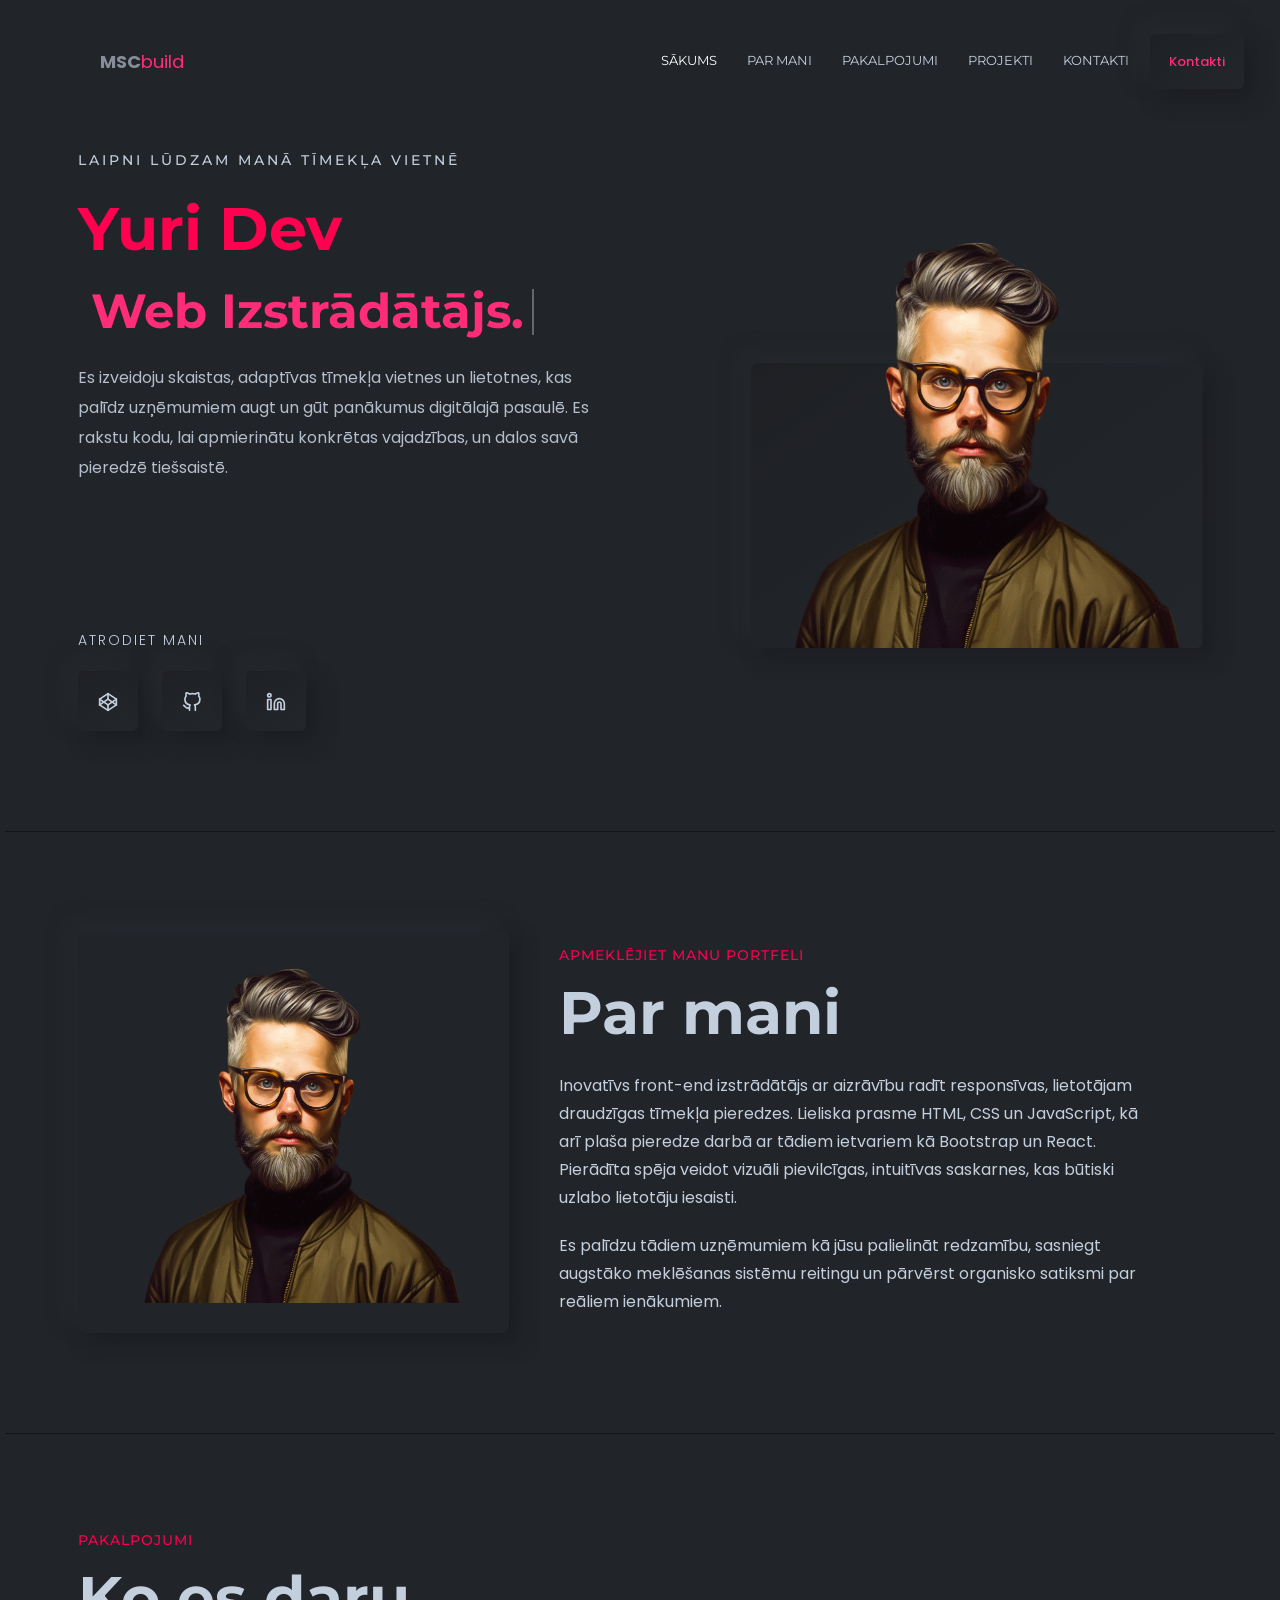
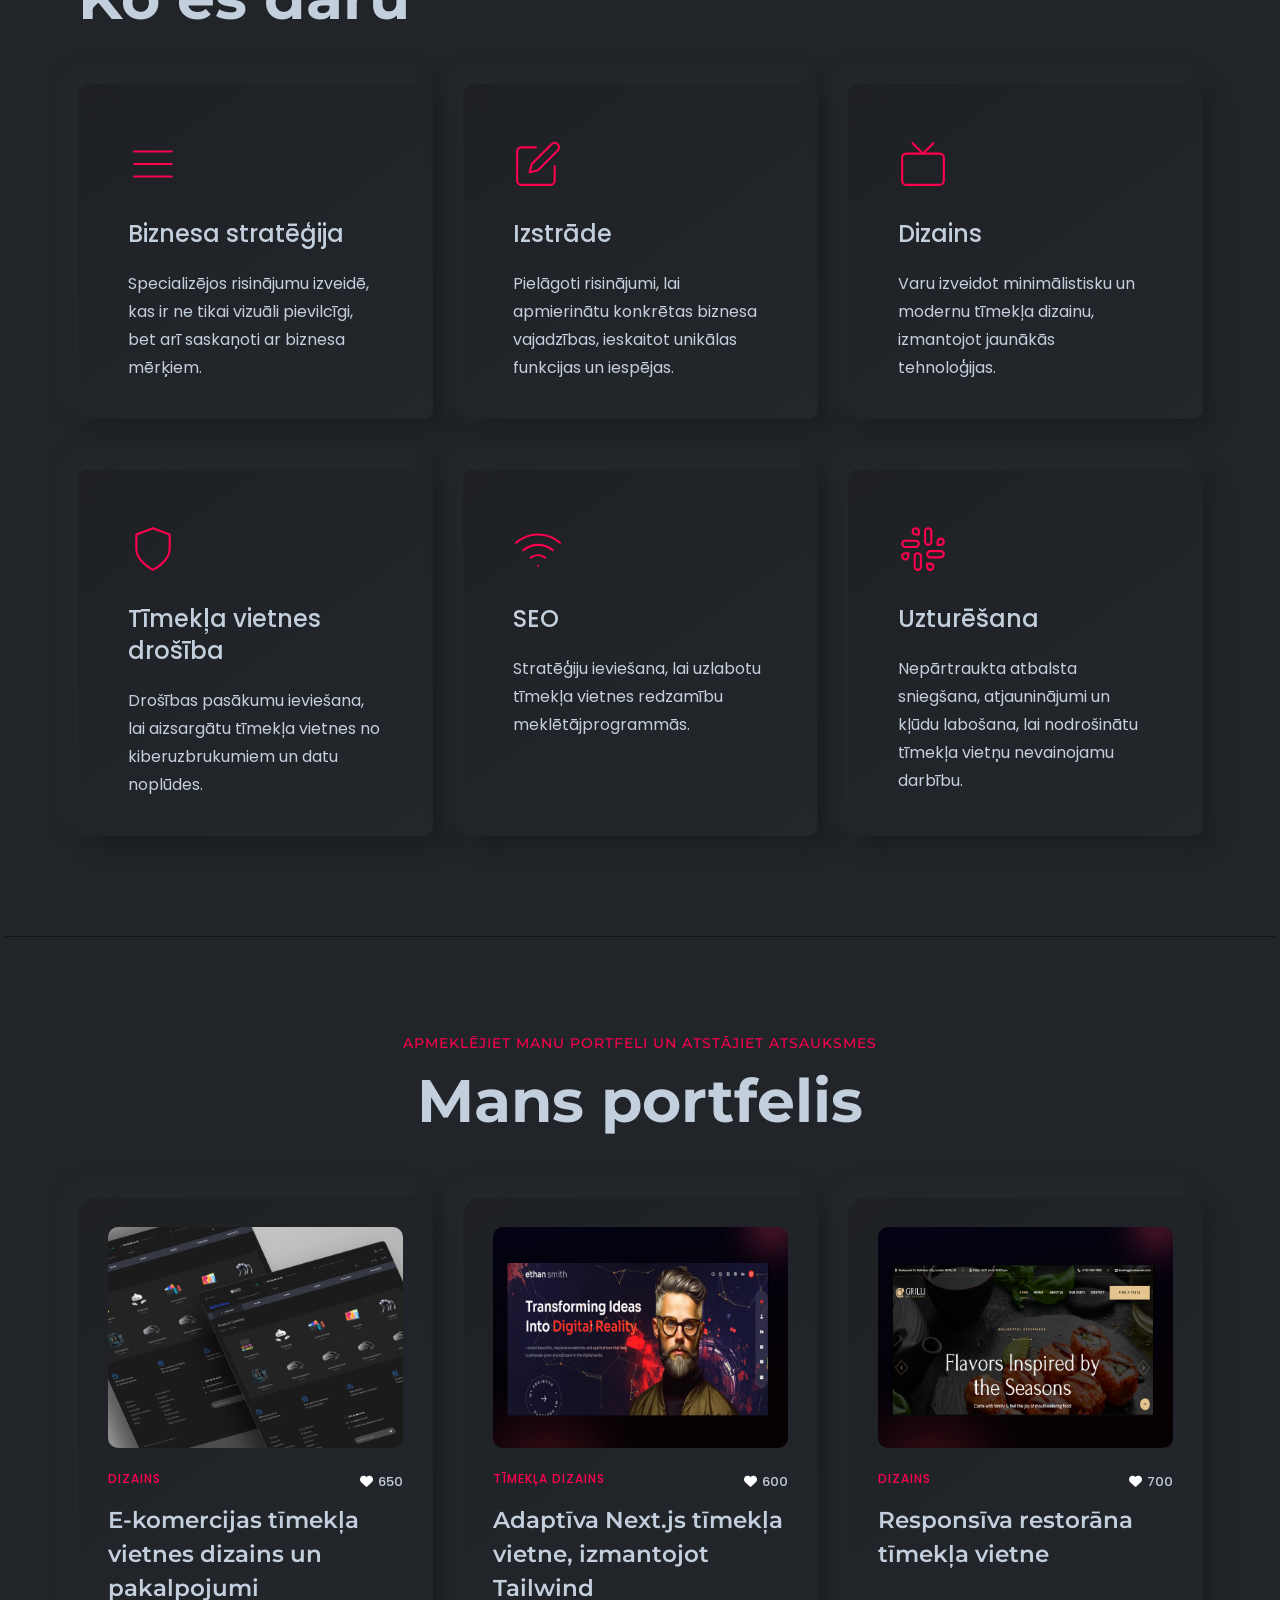
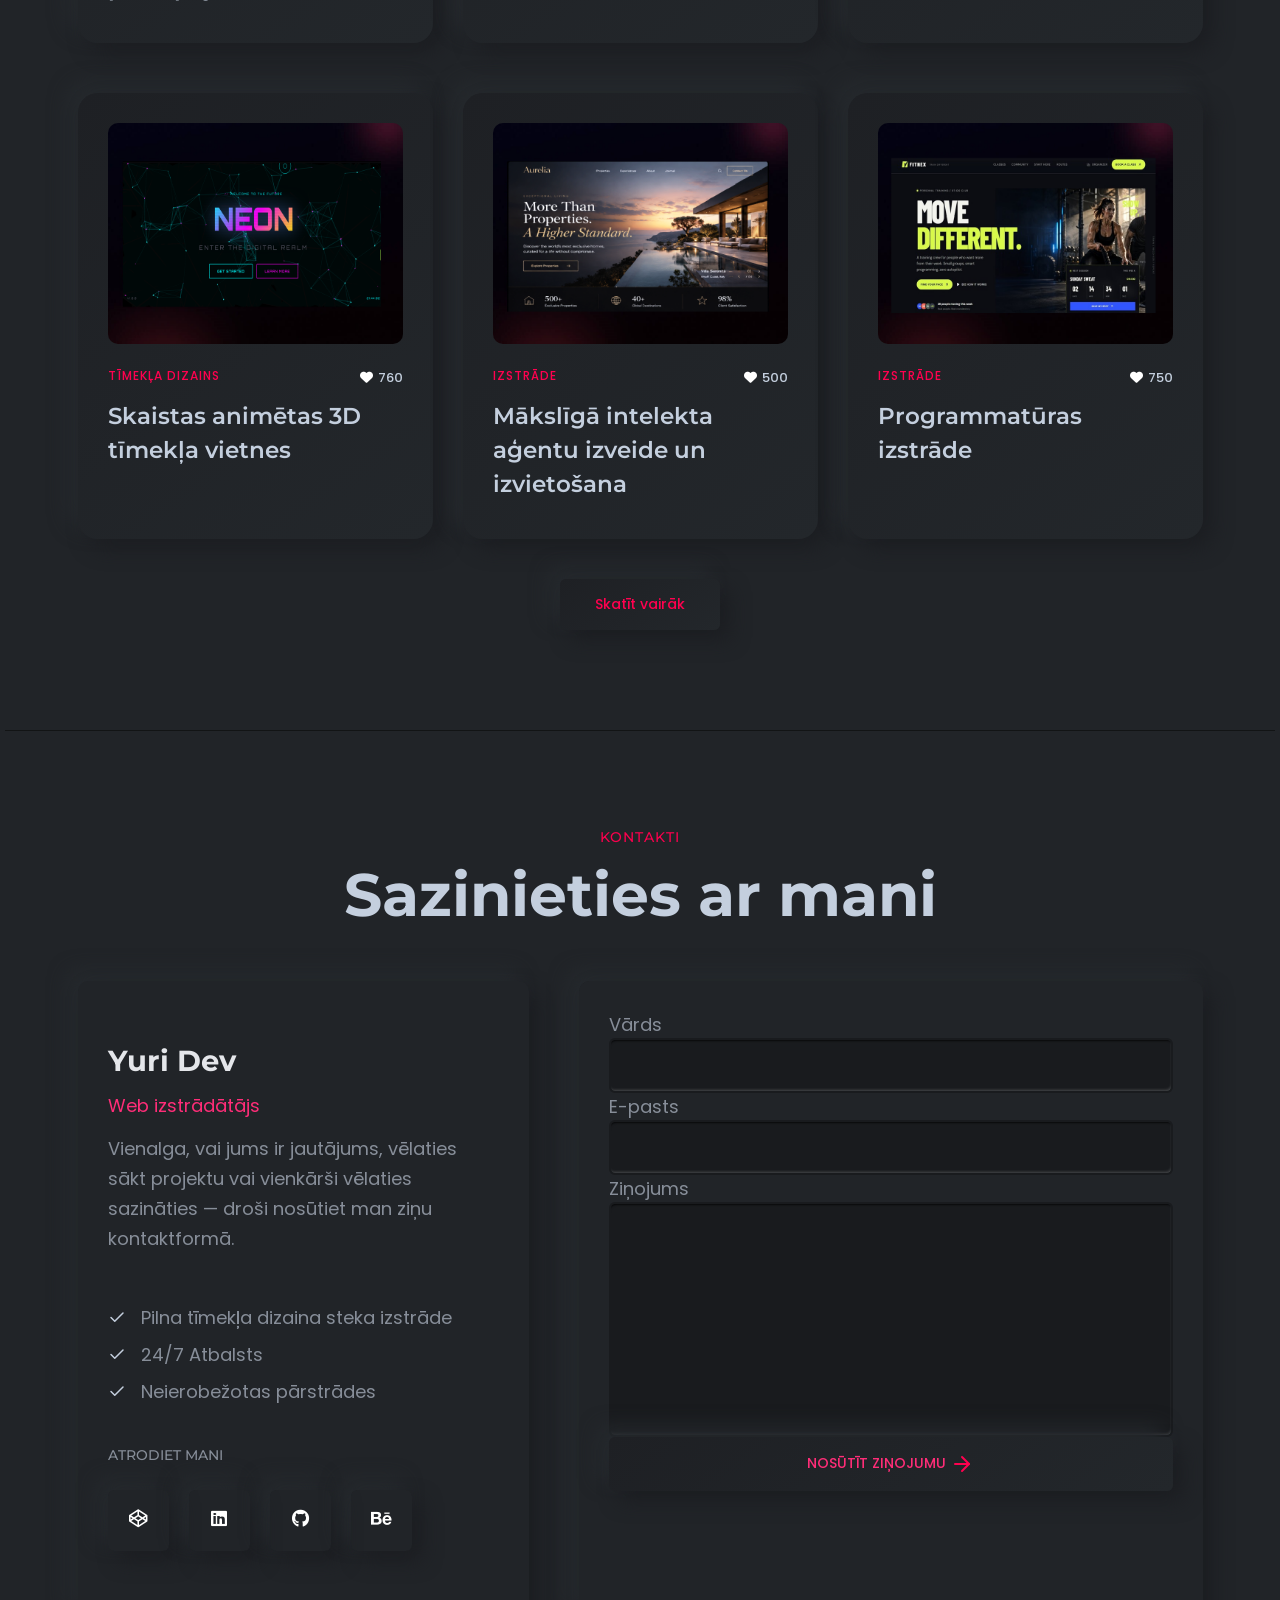
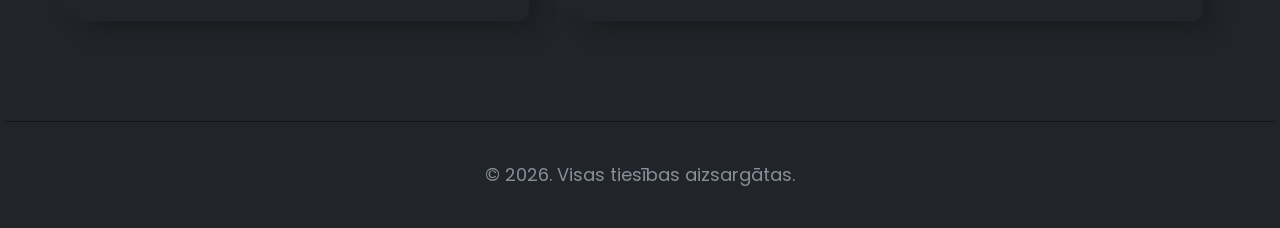
<file: lv.html>
<!DOCTYPE html>
<html lang="lv">

<head>
<meta charset="utf-8">
<meta http-equiv="X-UA-Compatible" content="IE=edge">
<title>Yuri Dev || Digitālās pieredzes radīšana</title>
<meta name="robots" content="noindex, nofollow" />
<meta name="description" content="Yuri Dev, personīgā lapa, izstrādātājs">
<meta name="viewport" content="width=device-width, initial-scale=1, shrink-to-fit=no">
<meta name="apple-mobile-web-app-status-bar-style" content="black-translucent"/>
<meta http-equiv="ClearType" content="true" />
<meta name="format-detection" content="date=no">
<meta name="format-detection" content="telephone=no">
<meta name="format-detection" content="address=no">
<meta name="format-detection" content="email=no">
<meta name="referrer" content="no-referrer">
  <!-- FOR IE9 below -->
	<!--[if lt IE 9]>
	<script src="js/respond.min.js"></script>
	<![endif]-->
    <!-- Favicon -->
    <link rel="shortcut icon" type="image/x-icon" href="https://mscbuild.github.io/about/favicon.ico">
    <!-- CSS 
    ============================================ -->
    <link rel="stylesheet" href="https://mscbuild.github.io/assets/css/bootstrap.min.css">
    <link rel="stylesheet" href="https://mscbuild.github.io/assets/css/slick.css">
	<link rel="stylesheet" href="https://mscbuild.github.io/assets/css/slick-theme.css">
    <link rel="stylesheet" href="https://mscbuild.github.io/assets/css/aos.css">
<link rel="stylesheet" href="https://cdnjs.cloudflare.com/ajax/libs/font-awesome/6.5.0/css/all.min.css">
	<!-- Style css -->
    <link rel="stylesheet" href="assets/css/style.css">
    <!--Font-->
    <link href="https://fonts.googleapis.com/css?family=Open+Sans:300,400,700" rel="stylesheet">
	<style>
        /* Hiding the trap from real users */
        .honeypot {
            display: none;
        }
    </style>
   </head>

<body class="template-color-1 spybody" data-spy="scroll" data-target=".navbar-example2" data-offset="70">

    <!-- Start Header -->
    <header class="rn-header haeder-default black-logo-version header--fixed header--sticky">
        <div class="header-wrapper rn-popup-mobile-menu m--0 row align-items-center">
            <!-- Start Header Left -->
            <div class="col-lg-2 col-6">
                <div class="header-left">
					<div class="logo">
						 <strong>MSC</strong><span>build</span>
					</div>
                </div>
            </div>
            <!-- End Header Left -->
            <!-- Start Header Center -->
            <div class="col-lg-10 col-6">
                <div class="header-center">
                    <nav id="sideNav" class="mainmenu-nav navbar-example2 d-none d-xl-block onepagenav">
                        <!-- Start Mainmanu Nav -->
                        <ul class="primary-menu nav nav-pills">
                     <li class="nav-item current"><a class="nav-link smoth-animation active" href="#home">Sākums</a></li>
                     <li class="nav-item"><a class="nav-link smoth-animation" href="#about">Par mani</a></li>
                     <li class="nav-item"><a class="nav-link smoth-animation" href="#features">Pakalpojumi</a></li>
                     <li class="nav-item"><a class="nav-link smoth-animation" href="#portfolio">Projekti</a></li>
                     <li class="nav-item"><a class="nav-link" href="#contacts">Kontakti</a></li>
                     <div class="gtranslate_wrapper"</div>
                           <style>
                     .gglobe {
                                position: relative;
                                top: 2px;
						        margin: 10px 5px;
                                height: 23px;
                                width: 23px;


                        background-image: url('assets/img/lang.svg');
                        background-repeat: no-repeat;
                        background-size: contain;
                        opacity: 1;
                    }

                    .header-mob-menu .gglobe {
                        margin-left: 8px;
                        width: 30px;
                        height: 30px;

                        background-image: url('assets/img/lang.svg');
                    }
                </style>
                <script>window.gtranslateSettings = {"default_language":"en","languages":["en","lv","et","lt","pl","uk","de","ru","sv"],"globe_color":"#ffffff","wrapper_selector":".gtranslate_wrapper","flag_size":24,"globe_size":32}</script>
                <script src="https://cdn.gtranslate.net/widgets/latest/globe.js" defer></script>
						</ul>
					   <!-- End Mainmanu Nav -->
                    </nav>
					<!-- Start Header Right  -->
                    <div class="header-right">
                        <a class="rn-btn" href="#contacts"><span>Kontakti</span></a>
                        <div class="hamberger-menu d-block d-xl-none">
                            <i id="menuBtn" class="fas fa-bars humberger-menu"></i>
                        </div>
                        <div class="close-menu d-block">
                            <span class="closeTrigger">
                            <i data-feather="x"></i>
                        </span>
                        </div>
                    </div>
                    <!-- End Header Right  -->

                </div>
            </div>
            <!-- End Header Center -->
        </div>
    </header>
    <!-- End Header Area -->
	<!-- Start Popup Mobile Menu  -->
    <div class="popup-mobile-menu">
        <div class="inner">
            <div class="menu-top">
                <div class="menu-header">
                  <div class="close-button">
                        <button class="close-menu-activation close"><i data-feather="x"></i></button>
                    </div>
                </div>
                   </div>
            <div class="content">
                <ul class="primary-menu nav nav-pills onepagenav">
                     <li class="nav-item current"><a class="nav-link smoth-animation active" href="#home">Sākums</a></li>
                     <li class="nav-item"><a class="nav-link smoth-animation" href="#about">Par mani</a></li>
                     <li class="nav-item"><a class="nav-link smoth-animation" href="#features">Pakalpojumi</a></li>
                     <li class="nav-item"><a class="nav-link smoth-animation" href="#portfolio">Projekti</a></li>
                     <li class="nav-item"><a class="nav-link" href="#contacts">Kontakti</a></li>
					 <li class="nav-item"><a class="nav-link" href="https://mscbuild.github.io/">EN</a></li>
                </ul>
					
                 <!-- social sharea area -->
                <div class="social-share-style-1 mt--40">
                    <span class="title">atrodiet mani</span>
                    <ul class="social-share d-flex liststyle">
                        <li class="facebook"><a href="https://x.com/"><svg xmlns="http://www.w3.org/2000/svg" width="24" height="24" viewBox="0 0 24 24" fill="none" stroke="currentColor" stroke-width="2" stroke-linecap="round" stroke-linejoin="round" class="feather feather-facebook">
                                    <path d="M18 2h-3a5 5 0 0 0-5 5v3H7v4h3v8h4v-8h3l1-4h-4V7a1 1 0 0 1 1-1h3z"></path>
                                </svg></a>
                        </li>
                        <li class="github"><a href="https://github.com/mscbuild"><svg xmlns="http://www.w3.org/2000/svg" width="24" height="24" viewBox="0 0 24 24" fill="none" stroke="currentColor" stroke-width="2" stroke-linecap="round" stroke-linejoin="round" class="feather feather-instagram">
                                    <rect x="2" y="2" width="20" height="20" rx="5" ry="5"></rect>
                                    <path d="M16 11.37A4 4 0 1 1 12.63 8 4 4 0 0 1 16 11.37z"></path>
                                    <line x1="17.5" y1="6.5" x2="17.51" y2="6.5"></line>
                                </svg></a>
                        </li>
                        <li class="linkedin"><a href="https://www.linkedin.com/in/jurijsrck"><svg xmlns="http://www.w3.org/2000/svg" width="24" height="24" viewBox="0 0 24 24" fill="none" stroke="currentColor" stroke-width="2" stroke-linecap="round" stroke-linejoin="round" class="feather feather-linkedin">
                                    <path d="M16 8a6 6 0 0 1 6 6v7h-4v-7a2 2 0 0 0-2-2 2 2 0 0 0-2 2v7h-4v-7a6 6 0 0 1 6-6z"></path>
                                    <rect x="2" y="9" width="4" height="12"></rect>
                                    <circle cx="4" cy="4" r="2"></circle>
                                </svg></a>
                        </li>
                    </ul>
                </div>
                <!-- end -->
            </div>
        </div>
    </div>
    <!-- End Popup Mobile Menu  -->
<main class="main-page-wrapper">
    <!-- Start Slider Area -->
        <div id="home" class="rn-slider-area">
            <div class="slide slider-style-1">
                <div class="container">
                    <div class="row row--30 align-items-center">
                        <div class="order-2 order-lg-1 col-lg-7 mt_md--50 mt_sm--50 mt_lg--30">
                            <div class="content">
                                <div class="inner">
                                    <span class="subtitle">Laipni lūdzam manā tīmekļa vietnē</span>
                                    <h1 class="title"><span> Yuri Dev</span><br>
                                        <span class="header-caption" id="page-top">
                                            <!-- type headline start-->
                                            <span class="cd-headline clip is-full-width">
                                                <span></span>
                                                <!-- ROTATING TEXT -->
                                                <span class="cd-words-wrapper">
                                                    <b class="is-visible">Web Izstrādātājs.</b>
                                                    <b class="is-hidden">Freelancer.</b>
                                                </span>
                                            </span>
                                            <!-- type headline end -->
                                        </span>
                                    </h1>
                                    <div>
                                        <p class="description">Es izveidoju skaistas, adaptīvas tīmekļa vietnes un lietotnes, kas palīdz uzņēmumiem augt un gūt panākumus digitālajā pasaulē. Es rakstu kodu, lai apmierinātu konkrētas vajadzības, un dalos savā pieredzē tiešsaistē.</p>
                                    </div>
								</div>
                             <div class="row">
                                    <div class="col-lg-6 col-xl-6 col-md-6 col-sm-6 col-12">
                                        <div class="social-share-inner-left">
                                            <span class="title">atrodiet mani</span>
                                            <ul class="social-share d-flex liststyle">
                                                <li class="codepen"><a href="https://codepen.io/jrck"><i data-feather="codepen"></i></a>
                                                </li>
                                                <li class="github"><a href="https://github.com/mscbuild"><i data-feather="github"></i></a>
                                                </li>
												<li class="linkedin"><a href="https://www.linkedin.com/in/jurijsrck"><i data-feather="linkedin"></i></a>
                                                </li>
											</ul>
                                        </div>
                                    </div>
                                </div>
                            </div>
                        </div>

                        <div class="order-1 order-lg-2 col-lg-5">
                            <div class="thumbnail">
                                <div class="inner">
                                    <img src="assets/img/hero.png" alt="Personīgā portfeļa attēli">
                                </div>
                            </div>
                        </div>
                    </div>
                </div>
            </div>
        </div>
        <!-- End Slider Area -->
          <!-- Start about Area -->
        <div id="about" class="rn-about-area rn-section-gap section-separator">
            <div class="container">
                <div class="row">
                    <div class="col-lg-5">
                        <div data-aos="fade-up" data-aos-duration="1000" data-aos-delay="100" data-aos-once="true" class="image-area">
                            <div class="thumbnail">
                                <img src="assets/img/hero.png" alt="">
                            </div>
                        </div>
                    </div>
                    <div data-aos="fade-up" data-aos-duration="1000" data-aos-delay="100" data-aos-once="true" class="col-lg-7 mt_sm--30">
                        <div class="contant">
                            <div class="section-title text-left">
                                <span class="subtitle">Apmeklējiet manu portfeli</span>
                                <h2 class="title">Par mani</h2>
                            </div>
                            <p class="discription">
                                Inovatīvs front-end izstrādātājs ar aizrāvību radīt responsīvas, lietotājam draudzīgas tīmekļa pieredzes. Lieliska prasme HTML, CSS un JavaScript, kā arī plaša pieredze darbā ar tādiem ietvariem kā Bootstrap un React. Pierādīta spēja veidot vizuāli pievilcīgas, intuitīvas saskarnes, kas būtiski uzlabo lietotāju iesaisti.
                            </p>
                            <p class="discription">
                               Es palīdzu tādiem uzņēmumiem kā jūsu palielināt redzamību, sasniegt augstāko meklēšanas sistēmu reitingu un pārvērst organisko satiksmi par reāliem ienākumiem.
                            </p>
                            
                        </div>
                    </div>
                </div>
            </div>
        </div>
        <!-- End about Area -->
         <!-- Start Service Area -->
        <div class="rn-service-area rn-section-gap section-separator" id="features">
            <div class="container">
                <div class="row">
                    <div class="col-lg-12">
                        <div class="section-title text-left" data-aos="fade-up" data-aos-duration="500" data-aos-delay="100" data-aos-once="true">
                            <span class="subtitle">Pakalpojumi</span>
                            <h2 class="title">Ko es daru</h2>
                        </div>
                    </div>
                </div>
                <div class="row row--25 mt_md--10 mt_sm--10">

                    <!-- Start Single Service -->
                    <div data-aos="fade-up" data-aos-duration="500" data-aos-delay="100" data-aos-once="true" class="col-lg-6 col-xl-4 col-md-6 col-sm-12 col-12 mt--50 mt_md--30 mt_sm--30">
                        <div class="rn-service">
                            <div class="inner">
                                <div class="icon">
                                    <i data-feather="menu"></i>
                                </div>
                                <div class="content">
                                    <h4 class="title"><a href="#">Biznesa stratēģija</a></h4>
                                    <p class="description">Specializējos risinājumu izveidē, kas ir ne tikai vizuāli pievilcīgi, bet arī saskaņoti ar biznesa mērķiem.</p>
                                    <a class="read-more-button" href="#"><i class="feather-arrow-right"></i></a>
                                </div>
                            </div>
                            <a class="over-link" href="#"></a>
                        </div>
                    </div>
                    <!-- End SIngle Service -->
                    <!-- Start Single Service -->
                    <div data-aos="fade-up" data-aos-duration="500" data-aos-delay="300" data-aos-once="true" class="col-lg-6 col-xl-4 col-md-6 col-sm-12 col-12 mt--50 mt_md--30 mt_sm--30">
                        <div class="rn-service">
                            <div class="inner">
                                <div class="icon">
                                     <i data-feather="edit"></i>
                                </div>
                                <div class="content">
                                    <h4 class="title"><a href="#">Izstrāde</a></h4>
                                    <p class="description">Pielāgoti risinājumi, lai apmierinātu konkrētas biznesa vajadzības, ieskaitot unikālas funkcijas un iespējas.</p>
                                    <a class="read-more-button" href="#"><i class="feather-arrow-right"></i></a>
                                </div>
                            </div>
                            <a class="over-link" href="#"></a>
                        </div>
                    </div>
                    <!-- End SIngle Service -->
                    <!-- Start Single Service -->
                    <div data-aos="fade-up" data-aos-duration="500" data-aos-delay="500" data-aos-once="true" class="col-lg-6 col-xl-4 col-md-6 col-sm-12 col-12 mt--50 mt_md--30 mt_sm--30">
                        <div class="rn-service">
                            <div class="inner">
                                <div class="icon">
                                    <i data-feather="tv"></i>
                                </div>
                                <div class="content">
                                    <h4 class="title"><a href="#">Dizains</a></h4>
                                    <p class="description">Varu izveidot minimālistisku un modernu tīmekļa dizainu, izmantojot jaunākās tehnoloģijas.</p>
                                    <a class="read-more-button" href="#"><i class="feather-arrow-right"></i></a>
                                </div>
                            </div>
                            <a class="over-link" href="#"></a>
                        </div>
                    </div>
                    <!-- End SIngle Service -->
                    <!-- Start Single Service -->
                    <div data-aos="fade-up" data-aos-duration="500" data-aos-delay="100" data-aos-once="true" class="col-lg-6 col-xl-4 col-md-6 col-sm-12 col-12 mt--50 mt_md--30 mt_sm--30">
                        <div class="rn-service">
                            <div class="inner">
                                <div class="icon">
                                    <i data-feather="shield"></i>
                                </div>
                                <div class="content">
                                    <h4 class="title"><a href="#">Tīmekļa vietnes drošība</a></h4>
                                    <p class="description">Drošības pasākumu ieviešana, lai aizsargātu tīmekļa vietnes no kiberuzbrukumiem un datu noplūdes.
                                    </p>
                                    <a class="read-more-button" href="#"><i class="feather-arrow-right"></i></a>
                                </div>
                            </div>
                            <a class="over-link" href="#"></a>
                        </div>
                    </div>
                    <!-- End SIngle Service -->
                    <!-- Start Single Service -->
                    <div data-aos="fade-up" data-aos-duration="500" data-aos-delay="300" data-aos-once="true" class="col-lg-6 col-xl-4 col-md-6 col-sm-12 col-12 mt--50 mt_md--30 mt_sm--30">
                        <div class="rn-service">
                            <div class="inner">
                                <div class="icon">
                                    <i data-feather="wifi"></i>
                                </div>
                                <div class="content">
                                    <h4 class="title"><a href="#">SEO</a></h4>
                                    <p class="description">Stratēģiju ieviešana, lai uzlabotu tīmekļa vietnes redzamību meklētājprogrammās.</p>
                                    <a class="read-more-button" href="#"><i class="feather-arrow-right"></i></a>
                                </div>
                            </div>
                            <a class="over-link" href="#"></a>
                        </div>
                    </div>
                    <!-- End SIngle Service -->
                    <!-- Start Single Service -->
                    <div data-aos="fade-up" data-aos-duration="500" data-aos-delay="500" data-aos-once="true" class="col-lg-6 col-xl-4 col-md-6 col-sm-12 col-12 mt--50 mt_md--30 mt_sm--30">
                        <div class="rn-service">
                            <div class="inner">
                                <div class="icon">
                                    <i data-feather="slack"></i>
                                </div>
                                <div class="content">
                                    <h4 class="title"><a href="#">Uzturēšana</a></h4>
                                    <p class="description">Nepārtraukta atbalsta sniegšana, atjauninājumi un kļūdu labošana, lai nodrošinātu tīmekļa vietņu nevainojamu darbību.</p>
                                    <a class="read-more-button" href="#"><i class="feather-arrow-right"></i></a>
                                </div>
                            </div>
                            <a class="over-link" href="#"></a>
                        </div>
                    </div>
                    <!-- End SIngle Service -->
                  </div>
            </div>
        </div>
        <!-- End Service Area  -->

 		<!-- Start Portfolio Area -->
        <div class="rn-portfolio-area rn-section-gap section-separator" id="portfolio">
            <div class="container">
                <div class="row">
                    <div class="col-lg-12">
                        <div class="section-title text-center">
                            <span class="subtitle">Apmeklējiet manu portfeli un atstājiet atsauksmes</span>
                            <h2 class="title">Mans portfelis</h2>
                        </div>
                    </div>
                </div>

                <div class="row row--25 mt--10 mt_md--10 mt_sm--10">
                    <!-- Start Single Portfolio -->
                    <div data-aos="fade-up" data-aos-delay="100" data-aos-once="true" class="col-lg-6 col-xl-4 col-md-6 col-12 mt--50 mt_md--30 mt_sm--30">
                        <div class="rn-portfolio" data-bs-toggle="modal" data-bs-target="#exampleModalCenter">
                            <div class="inner">
                                <div class="thumbnail">
                                            <a href="javascript:void(0)">
                                                <img src="assets/img/dev-21.png" alt="Personīgā portfeļa attēli">
                                            </a>
                                        </div>
                                        <div class="content">
                                            <div class="category-info">
                                                <div class="category-list">
                                                    <a href="javascript:void(0)">Dizains</a>
                                                </div>
                                                <div class="meta">
                                                    <span><a href="javascript:void(0)"><i class="fa-solid fa-heart"></i></a>
                                                        650</span>
                                                </div>
                                            </div>
                                            <h4 class="title"><a href="javascript:void(0)">E-komercijas tīmekļa vietnes dizains un pakalpojumi<i
                                                        class="feather-arrow-right"></i></a></h4>
                                        </div>
                                    </div>
                                </div>
                            </div>
                            <!-- End Single Portfolio  -->

                            <!-- Start Single Portfolio  -->
                             <div data-aos="fade-up" data-aos-delay="300" data-aos-once="true" class="col-lg-6 col-xl-4 col-md-6 col-12 mt--50 mt_md--30 mt_sm--30">
                        <div class="rn-portfolio" data-bs-toggle="modal" data-bs-target="#exampleModalCenter-1">
                            <div class="inner">
                                <div class="thumbnail">
										  <a href="javascript:void(0)">
                                         <img src="assets/img/dev-7.png" alt="Personīgā portfeļa attēli">
                                            </a>
                                        </div>
                                        <div class="content">
                                            <div class="category-info">
                                                <div class="category-list">
                                                    <a href="javascript:void(0)">Tīmekļa dizains</a>
                                                </div>
                                                <div class="meta">
                                                    <span><a href="javascript:void(0)"><i class="fa-solid fa-heart"></i></a>
                                                        600</span>
                                                </div>
                                            </div>
                                            <h4 class="title"><a href="javascript:void(0)">Adaptīva Next.js tīmekļa vietne, izmantojot Tailwind<i
                                                        class="feather-arrow-right"></i></a></h4>
                                        </div>
                                    </div>
                                </div>
                            </div>
                            <!-- End Single Portfolio  -->

                            <!-- Start Single Portfolio  -->
                            <div data-aos="fade-up" data-aos-delay="300" data-aos-once="true" class="col-lg-6 col-xl-4 col-md-6 col-12 mt--50 mt_md--30 mt_sm--30">
                        <div class="rn-portfolio" data-bs-toggle="modal" data-bs-target="#exampleModalCenter-3">
                            <div class="inner">
                                <div class="thumbnail">
									 <a href="javascript:void(0)">
                                        <img src="assets/img/dev-5.png" alt="Personīgā portfeļa attēli">
                                            </a>
                                        </div>
                                        <div class="content">
                                            <div class="category-info">
                                                <div class="category-list">
                                                    <a href="javascript:void(0)">Dizains</a>
                                                </div>
                                                <div class="meta">
                                                    <span><a href="javascript:void(0)"><i class="fa-solid fa-heart"></i></a>
                                                        700</span>
                                                </div>
                                            </div>
                                            <h4 class="title"><a href="javascript:void(0)">Responsīva restorāna tīmekļa vietne<i
                                                        class="feather-arrow-right"></i></a></h4>
                                        </div>
                                    </div>
                                </div>
                            </div>
                            <!-- End Single Portfolio  -->

							<!-- Start Single Portfolio  -->
                        <div data-aos="fade-up" data-aos-delay="300" data-aos-once="true" class="col-lg-6 col-xl-4 col-md-6 col-12 mt--50 mt_md--30 mt_sm--30">
                        <div class="rn-portfolio" data-bs-toggle="modal" data-bs-target="#">
                            <div class="inner">
                                <div class="thumbnail">
                                            <a href="https://mscbuild.github.io/about/neon.html">
                                                <img src="assets/img/dev-8.png" alt="Personīgā portfeļa attēli">
                                            </a>
                                        </div>
                                        <div class="content">
                                            <div class="category-info">
                                                <div class="category-list">
                                                    <a href="https://mscbuild.github.io/about/neon.html">Tīmekļa dizains</a>
                                                </div>
                                                <div class="meta">
                                                    <span><a href="#"><i class="fa-solid fa-heart"></i></a>
                                                        760</span>
                                                </div>
                                            </div>
                                            <h4 class="title"><a href="https://mscbuild.github.io/about/neon.html">Skaistas animētas 3D tīmekļa vietnes<i
                                                        class="feather-arrow-right"></i></a></h4>
                                        </div>
                                    </div>
                                </div>
                            </div>
                            <!-- End Single Portfolio  -->


                            <!-- Start Single Portfolio  -->
                        <div data-aos="fade-up" data-aos-delay="300" data-aos-once="true" class="col-lg-6 col-xl-4 col-md-6 col-12 mt--50 mt_md--30 mt_sm--30">
                        <div class="rn-portfolio" data-bs-toggle="modal" data-bs-target="#">
                            <div class="inner">
                                <div class="thumbnail">
                                            <a href="https://mscbuild.github.io/about/agent.html">
                                                <img src="assets/img/dev-61.png" alt="Personīgā portfeļa attēli">
                                            </a>
                                        </div>
                                        <div class="content">
                                            <div class="category-info">
                                                <div class="category-list">
                                                    <a href="https://mscbuild.github.io/about/agent.html">Izstrāde</a>
                                                </div>
                                                <div class="meta">
                                                    <span><a href="#"><i class="fa-solid fa-heart"></i></a>
                                                       500</span>
                                                </div>
                                            </div>
                                            <h4 class="title"><a href="https://mscbuild.github.io/about/agent.html">Mākslīgā intelekta aģentu izveide un izvietošana<i
                                                        class="feather-arrow-left"></i></a></h4>
                                        </div>
                                    </div>
                                </div>
                            </div>
                            <!-- End Single Portfolio  -->
							<!-- Start Single Portfolio  -->
                        <div data-aos="fade-up" data-aos-delay="300" data-aos-once="true" class="col-lg-6 col-xl-4 col-md-6 col-12 mt--50 mt_md--30 mt_sm--30">
                        <div class="rn-portfolio" data-bs-toggle="modal" data-bs-target="#">
                            <div class="inner">
                                <div class="thumbnail">
                                            <a href="https://codepen.io/jrck/full/raMrOLz">
                                                <img src="assets/img/dev-4.png" alt="Personīgā portfeļa attēli">
                                            </a>
                                        </div>
                                        <div class="content">
                                            <div class="category-info">
                                                <div class="category-list">
                                                    <a href="https://codepen.io/jrck/full/raMrOLz">Izstrāde</a>
                                                </div>
                                                <div class="meta">
                                                    <span><a href="https://codepen.io/jrck/full/raMrOLz"><i class="fa-solid fa-heart"></i></a>
                                                       750</span>
                                                </div>
                                            </div>
                                                   <h4 class="title"><a href="https://codepen.io/jrck/full/raMrOLz">Programmatūras izstrāde<i   
                                                        class="feather-arrow-left"></i></a></h4>
                                        </div>
                                    </div>
								</div>
                            </div>
						   <!-- End Single Portfolio  -->
						 </div>
                    </div>
			  <div class="mt--40 text-center margin-t-20">
                   <a class="rn-btn rbbtn rn-single btn-medium  shadow-has" href="portf.html"> Skatīt vairāk</a>
				 </div>
            </div>
		   
	    <!-- End portfolio Area -->
	
        <!-- Modal Portfolio Body area Start -->
        <div class="modal fade" id="exampleModalCenter" tabindex="-1" role="dialog" aria-hidden="true">
            <div class="modal-dialog modal-dialog-centered" role="document">
                <div class="modal-content">
                    <div class="modal-header">
                        <button type="button" class="close" data-bs-dismiss="modal" aria-label="Close">
                            <span aria-hidden="true"><i data-feather="x"></i></span>
                        </button>
                    </div>
                    <div class="modal-body">
                        <div class="row align-items-center">

                            <div class="col-lg-6">
                                <div class="portfolio-popup-thumbnail">
                                    <div class="image">
                                        <img class="w-100" src="assets/img/dev-21.png" alt="slide">
                                    </div>
                                </div>
                            </div>

                            <div class="col-lg-6">
                                <div class="text-content">
                                    <h3>
                                        <span>Izceltais – Dizains</span> Tīmekļa vietnes dizaina izstrāde.
                                    </h3>
                                    <p class="mb--30">Kompleksa dizaina risinājuma izstrāde e-komercijas platformai, kas vērsta uz lietotāja pieredzes (UX), pārdošanas konversijas un zīmola atpazīstamības uzlabošanu. Projekts ietvēra visas fāzes — no tirgus pētījumiem līdz galīgo lietotāja saskarnes izkārtojumu un prototipu izveidei.</p>
									<p><b>*Sasniegtie rezultāti:</b></p>
								    <p>Pozitīvas lietotāju atsauksmes par interfeisa vienkāršību un ērtību,	atteikumu skaita samazinājums par 10 %, redzamība meklēšanas sistēmās. Produkts atbilst tehniskajām prasībām un kvalitātes standartiem.</p> 
									<p><b>*Izmantotās tehnoloģijas:</b></p>
									<p>· Figma</p>
									<div class="button-group mt--20">
                                        <a href="https://www.behance.net/gallery/228404099/E-commerce-bussiness-design" class="rn-btn thumbs-icon">
                                            <span>PATĪK</span>
                                            <i data-feather="thumbs-up"></i>
											</a>
                                        <a href="https://www.behance.net/gallery/228404099/E-commerce-bussiness-design" class="rn-btn">
                                            <span>SKATĪT PROJEKTU</span>
                                            <i data-feather="chevron-right"></i>
                                        </a>
                                    </div>

                                </div>
                                <!-- End of .text-content -->
                            </div>
                        </div>
                        <!-- End of .row Body-->
                    </div>
                </div>
            </div>
        </div>
        <!-- End Modal Portfolio area -->

	<!-- Modal Portfolio Body area Start-1 -->
        <div class="modal fade" id="exampleModalCenter-1" tabindex="-1" role="dialog" aria-hidden="true">
            <div class="modal-dialog modal-dialog-centered" role="document">
                <div class="modal-content">
                    <div class="modal-header">
                        <button type="button" class="close" data-bs-dismiss="modal" aria-label="Close">
                            <span aria-hidden="true"><i data-feather="x"></i></span>
                        </button>
                    </div>
                    <div class="modal-body">
                        <div class="row align-items-center">

                            <div class="col-lg-6">
                                <div class="portfolio-popup-thumbnail">
                                    <div class="image">
                                        <img class="w-100" src="assets/img/dev-7.png" alt="slide">
                                    </div>
                                </div>
                            </div>

                            <div class="col-lg-6">
                                <div class="text-content">
                                    <h3>
                                        <span>Izceltais – Dizains</span> Tīmekļa vietnes dizaina izstrāde.
                                    </h3>
									<p><b>Stratēģija · UI/UX Dizains · Tīmekļa izstrāde</b></p>
                                    <p class="mb--30">Visaptveroša dizaina risinājuma izstrāde ļoti efektīvai, profesionālai un atmiņā paliekošai portfolio tīmekļa vietnei, kas palielina iespējas sasniegt profesionālos mērķus: piesaistīt mērķa klientus, atrast darbu vai palielināt personīgā zīmola atpazīstamību.</p>
									<p><b>*Sasniegtie rezultāti:</b></p>
                                    <p>Dizains tiek uztverts kā profesionāls, saskanīgs ar mūsdienu tendencēm un atspoguļo personīgo zīmolu, adaptīvs dizains, unikālas animācijas, interaktīvi elementi. Pozitīva lietotāja pieredze (UX): Vairāk nekā 80% testa lietotāju viegli atrod nepieciešamo informāciju.</p> 
									<p><b>*Izmantotās tehnoloģijas:</b></p>
									<p>Next.js · React · TypeScript · Tailwind CSS · Framer Motion · Responsīvais dizains</p>
									<div class="button-group mt--20">
                                        <a href="#" class="rn-btn thumbs-icon">
                                            <span>PATĪK</span>
                                            <i data-feather="thumbs-up"></i>
                                        </a>
                                        <a href="https://mysite-roan-xi.vercel.app" class="rn-btn">
                                            <span>SKATĪT PROJEKTU</span>
                                            <i data-feather="chevron-right"></i>
                                        </a>
                                    </div>

                                </div>
                                <!-- End of .text-content -->
                            </div>
                        </div>
                        <!-- End of .row Body-->
                    </div>
                </div>
            </div>
        </div>
        <!-- End Modal Portfolio area -->

	 <!-- Modal Portfolio Body area Start -3 -->
        <div class="modal fade" id="exampleModalCenter-3" tabindex="-1" role="dialog" aria-hidden="true">
            <div class="modal-dialog modal-dialog-centered" role="document">
                <div class="modal-content">
                    <div class="modal-header">
                        <button type="button" class="close" data-bs-dismiss="modal" aria-label="Close">
                            <span aria-hidden="true"><i data-feather="x"></i></span>
                        </button>
                    </div>
                    <div class="modal-body">
                        <div class="row align-items-center">

                            <div class="col-lg-6">
                                <div class="portfolio-popup-thumbnail">
                                    <div class="image">
                                        <img class="w-100" src="assets/img/dev-5.png" alt="slide">
                                    </div>
                                </div>
                            </div>

                            <div class="col-lg-6">
                                <div class="text-content">
                                    <h3>
                                        <span>Izceltais – Dizains</span> Tīmekļa vietnes dizaina izstrāde.
                                    </h3>
                                    <p class="mb--30">Kompleksa dizaina risinājuma izstrāde restorānam, kas vērsta uz lietotāja pieredzes (UX), pārdošanas konversijas un zīmola atpazīstamības uzlabošanu. Projekts ietvēra visas fāzes — no tirgus pētījumiem līdz galīgo UI izkārtojumu un prototipu izveidei.</p>
									<p><b>*Sasniegtie rezultāti:</b></p>
                                    <p>Pilnībā responsīvs dizains, vienkāršota norēķinu procedūra, produktu filtrēšanas sistēma, vēlmju saraksta funkcionalitāte un integrētas klientu atsauksmes. 40% konversijas līmeņa pieaugums, 25% izlēciena likmes samazināšanās un būtisks vidējās pasūtījuma vērtības uzlabojums pirmajos 3 mēnešos pēc palaišanas.</p> 
									<p><b>*Izmantotās tehnoloģijas:</b></p>
									<p>HTML5 · CSS3 · JavaScript · SCSS · Bootstrap · Responsīvais dizains</p>
                                    <div class="button-group mt--20">
                                        <a href="https://mscbuild.github.io/restaurant-website/" class="rn-btn thumbs-icon">
                                            <span>PATĪK</span>
                                            <i data-feather="thumbs-up"></i>
                                        </a>
                                        <a href="https://mscbuild.github.io/restaurant-website/" class="rn-btn">
                                            <span>SKATĪT PROJEKTU</span>
                                            <i data-feather="chevron-right"></i>
                                        </a>
                                    </div>

                                </div>
                                <!-- End of .text-content -->
                            </div>
                        </div>
                        <!-- End of .row Body-->
                    </div>
                </div>
            </div>
        </div>
        <!-- End Modal Portfolio area -->
	
        <!-- Back to  top Start -->
        <div class="backto-top">
            <div>
                <i data-feather="arrow-up"></i>
            </div>
        </div>
        <!-- Start Contact section -->
        <div class="rn-contact-area rn-section-gap section-separator" id="contacts">
            <div class="container">
                <div class="row">
                    <div class="col-lg-12">
                        <div class="section-title text-center">
                            <span class="subtitle">Kontakti</span>
                            <h2 class="title">Sazinieties ar mani</h2>
                        </div>
                    </div>
                </div>

                <div class="row mt--50 mt_md--40 mt_sm--40 mt-contact-sm">
                    <div class="col-lg-5">
                        <div class="contact-about-area">
                            <div class="thumbnail">
                            </div>
                            <div class="title-area">
							<h4 class="title">Yuri Dev</h4>
                                <span>Web izstrādātājs</span>
                            </div>
                            <div class="description">
                                <p>Vienalga, vai jums ir jautājums, vēlaties sākt projektu vai vienkārši vēlaties sazināties — droši nosūtiet man ziņu kontaktformā.
                                </p>
								<ul class="about-skill-style mb--40">
								<li><i data-feather="check"></i><span>Pilna tīmekļa dizaina steka izstrāde
                                </span></li>
                                <li><i data-feather="check"></i><span>24/7 Atbalsts
                                </span></li>
                                <li><i data-feather="check"></i><span>Neierobežotas pārstrādes
                                </span></li>
                                </ul>
								</div>
                            <div class="social-area">
                                <div class="name">ATRODIET MANI</div>
                                <div class="social-icone">
                                    <a href="https://codepen.io/jrck"><i class="fa-brands fa-codepen"></i></a>
                                    <a href="https://www.linkedin.com/in/jurijsrck"><i class="fa-brands fa-linkedin"></i></a>
                                    <a href="https://github.com/mscbuild"><i class="fa-brands fa-github"></i></a>
									<a href="https://behance.net/bitkoins"><i class="fa-brands fa-behance"></i></a>
									<ul class="about-skill-style mb--40">
                                 </ul>
							   </div>
                            </div>
                        </div>
                    </div>
                    <div data-aos-delay="600" class="col-lg-7 contact-input">
					<div class="contact-form-wrapper">
                    <div class="introduce">
	<!-- Otrajā sadaļā būs mūsu kontaktforma -->
	<form method="POST" id="form">Vārds
    <input type="hidden" name="access_key" value="e4fb776d-e6d3-436b-873f-d74e87cd5d26">
    <input type="text" name="name" required>E-pasts
    <input type="email" name="email" required>Ziņojums
	<textarea name="message" required></textarea>
	<input type="checkbox" name="botcheck" class="hidden" style="display: none;">
	<div class="honeypot">
    <label for="honeypot">Lauks botiem (neaizpildīt):</label>
    <input type="text" id="honeypot" name="honeypot" value="">
	 </div>
	 <!-- Submit Button -->
    <button name="submit" type="submit" id="submit" class="rn-btn">
                                            <span>NOSŪTĪT ZIŅOJUMU</span>
                                            <i data-feather="arrow-right"></i>
                                        </button>
                               <!-- Result placeholder -->
                            <div id="result"></div>
                        </form>
                    </div>
                </div>
            </div>
        </div>
    </div>
</div>
<script>
(function() {
  'use strict';

  // === Настройки ===
  const RATE_LIMIT_WINDOW = 60; // seconds between sendings
  const FORM_STORAGE_KEY = 'contact_form_last_submit';
  const WEB3FORMS_ENDPOINT = 'https://api.web3forms.com/submit';

  // List of meaningless phrases
  const BANNED_PHRASES = [
    'test', 'тест', 'qwe', 'qwerty', '123', '1234', '12345', '123456', '1111',
    'asdf', 'zxcv', 'йцу', 'фыв', 'йцукен', 'no name', 'noname', 'anonymous',
    'spam', 'бот', 'bot', 'example', 'user', 'имя', 'ваше имя', 'сообщение',
    'name', 'message', 'email', 'none', 'null', 'undefined', `aaaaaa`, 'message', 'сообщение', 'ваше сообщение', 'your message',
    'email', 'e-mail', 'почта', 'ваш email', 'youremail@example.com',
    'test@example.com', 'admin@example.com', 'user@example.com', 'none', 'null', 'undefined', 'nil', 'n/a', 'na', '—', '-', '...', '???',  'aaaaaa', 'aaaa', 'bbbbbb', 'cccccc', 'abcdef', 'abc123',
    'aaaaaaaa', 'zzzzzz', 'xxxxxx', '......', '!!!!!!', '@@@@@@', '1q2w3e', '1qaz2wsx', 'q1w2e3', 'zaq12wsx',
    '!@#$%', '!@#$%^&*()', '123qwe', 'qwe123', 'lorem ipsum', 'ipsum', 'dolor', 'sit amet', 'asdfghjkl', 'poiuytrewq', 'mnbvcxz',
    'йцукенгшщзхъ', 'фывапролджэё', 'ячсмитьбю','password', 'pass', '12345678', 'password123','click here', 'subscribe', 'free', 'win', 'winner',
    'тестовое сообщение', 'пример', 'blabla', 'bla bla','something', 'anything', 'nothing', 'nobody',
    'default', 'temp', 'temporary', 'draft', 'тут будет имя', 'тут текст', 'вставьте текст', 'заполните поле', 'field', 'input', 'text',
  ].map(s => s.toLowerCase());

  // === Auxiliary functions ===

  function hasUserAgent() {
    return typeof navigator !== 'undefined' &&
           typeof navigator.userAgent === 'string' &&
           navigator.userAgent.trim() !== '';
  }

  function isRepetitive(str) {
    if (str.length < 3) return false;
    return str.split('').every(char => char === str[0]);
  }

  function hasNoLetters(str) {
    return !/[a-zA-Zа-яА-ЯёЁ]/.test(str);
  }

  function isMeaningless(value, fieldType) {
    const clean = value.trim();
    if (clean.length === 0) return true;
    if (clean.length < 2) return true;

    const lower = clean.toLowerCase();

    if (BANNED_PHRASES.some(phrase => lower.includes(phrase))) return true;
    if (isRepetitive(clean)) return true;
    if (fieldType === 'name' && hasNoLetters(clean)) return true;
    if (fieldType === 'message' && clean.length > 25 && !/[ \t\n\r]/.test(clean)) return true;

    return false;
  }

  function isRateLimited() {
    const last = localStorage.getItem(FORM_STORAGE_KEY);
    if (!last) return false;
    return (Date.now() - parseInt(last, 10)) < RATE_LIMIT_WINDOW * 1000;
  }

  function setLastSubmission() {
    localStorage.setItem(FORM_STORAGE_KEY, Date.now().toString());
  }

  // === Basic initialization ===

  window.addEventListener('load', function() {
    if (!hasUserAgent()) {
      console.warn('Form blocked: missing user agent.');
      return;
    }

    const form = document.getElementById('form');
    const result = document.getElementById('result');

    if (!form || !result) {
      console.error('Form с id="form" or element #result not found.');
      return;
    }

    const nameInput = form.querySelector('input[name="name"]');
    const messageInput = form.querySelector('textarea[name="message"]');
    const submitBtn = form.querySelector('button[type="submit"]');

    // Field validation on loss of focus
    const validateField = (input, type) => {
      if (!input) return true;
      const isBad = isMeaningless(input.value, type);
      input.setCustomValidity(isBad ? 
        (type === 'name' ? 'Please enter your real name.' : 'Please write a meaningful message..') 
        : ''
      );
      return !isBad;
    };

    if (nameInput) nameInput.addEventListener('blur', () => validateField(nameInput, 'name'));
    if (messageInput) messageInput.addEventListener('blur', () => validateField(messageInput, 'message'));

    // Processing the shipment
    form.addEventListener('submit', async function(e) {
      e.preventDefault();
      e.stopPropagation();

      // 1. Rate limiting
      if (isRateLimited()) {
        alert(`Please wait ${RATE_LIMIT_WINDOW} seconds before resending.`);
        return;
      }

      // 2. Resetting errors
      if (nameInput) nameInput.setCustomValidity('');
      if (messageInput) messageInput.setCustomValidity('');

      // 3. Content Check
      let valid = true;
      if (nameInput && isMeaningless(nameInput.value, 'name')) {
        nameInput.setCustomValidity('Please enter your real name (minimum 2 characters, including letters)).');
        valid = false;
      }
      if (messageInput && isMeaningless(messageInput.value, 'message')) {
        messageInput.setCustomValidity('Please write a meaningful message.');
        valid = false;
      }
        
      // 4. Standard browser validation
      if (!form.checkValidity() || !valid) {
        form.classList.add('was-validated');
        return;
      }
     
      // 5. Locking the button and preparing for shipment
      if (submitBtn) {
        submitBtn.disabled = true;
        const span = submitBtn.querySelector('span');
        if (span) span.textContent = 'Sending...';
      }
      result.innerHTML = 'Please wait...';
      result.style.display = 'block';

      // 6. Sending  
      const formData = new FormData(form);
      const object = Object.fromEntries(formData);
      const json = JSON.stringify(object);

      try {
        const response = await fetch(WEB3FORMS_ENDPOINT, {
          method: 'POST',
          headers: {
            'Content-Type': 'application/json',
            'Accept': 'application/json'
          },
          body: json
        });

        const data = await response.json();
        result.innerHTML = data.message || (response.ok ? 'Message sent!' : 'Sending error.');

        if (response.ok) {
          form.reset();
          form.classList.remove('was-validated');
          setLastSubmission();
        }
      } catch (error) {
        console.error('Ошибка:', error);
        result.innerHTML = 'Something went wrong!';
      } finally {
        // Restore button after 1 second if needed
        setTimeout(() => {
          if (submitBtn) {
            submitBtn.disabled = false;
            const span = submitBtn.querySelector('span');
            if (span) span.textContent = 'SEND MESSAGE';
          }
          // Hide the result after 3 seconds
          setTimeout(() => {
            result.style.display = 'none';
          }, 3000);
        }, 1000);
      }
    });
  }, false);
})();
</script>
                      
	<div class="copyright text-center ptb--40 section-separator">
              © 2026. Visas tiesības aizsargātas.
                <span class="separator"></span>
                
          </div>
	 
        <!-- End Contuct section -->
    </main>

    <!-- JS ============================================ -->
    <script src="https://mscbuild.github.io/assets/js/jquery.js"></script>
    <script src="https://mscbuild.github.io/assets/js/bootstrap.js"></script>
    <script src="https://mscbuild.github.io/assets/js/modernizer.min.js"></script>
    <script src="https://mscbuild.github.io/assets/js/feather.min.js"></script>
    <script src="https://mscbuild.github.io/assets/js/slick.min.js"></script>
    <script src="https://mscbuild.github.io/assets/js/text-type.js"></script>
    <script src="https://mscbuild.github.io/assets/js/wow.js"></script>
    <script src="https://mscbuild.github.io/assets/js/aos.js"></script>
    <script src="https://mscbuild.github.io/assets/js/particles.js"></script>
    <script src="https://mscbuild.github.io/assets/js/jquery-one-page-nav.js"></script>
	<!-- main JS -->
    <script src="https://mscbuild.github.io/assets/js/main.js"></script>
	<!-- References for the optional jQuery function form to enhance end-user prompts -->
    <script src="https://code.jquery.com/jquery-3.3.1.min.js"></script>
    <?--[if gte IE 5[><script type="text/javascript">
    createPopup().show(0,0,0,0,0);
    </script><![endif]-->
    <body oncontextmenu="return false;">
    <script>
        // Дополнительно можно добавить проверку на стороне JavaScript
        document.querySelector('form').addEventListener('submit', function(event) {
            const honeypot = document.getElementById('honeypot').value;
            if (honeypot) {
                // Если поле не пустое, скорее всего, это бот
                alert("Вы бот!");
                event.preventDefault(); // Останавливаем отправку формы
            }
        });
    </script>
	<script>
		// Dynamic greeting based on time
        const hour = new Date().getHours();
        let greeting = 'Welcome';
        if (hour < 12) greeting = 'Good Morning';
        else if (hour < 18) greeting = 'Good Afternoon';
        else greeting = 'Good Evening';

        console.log(`${greeting}! Welcome to personal page.`);
	</script>
       </body>
</html>
</file>
